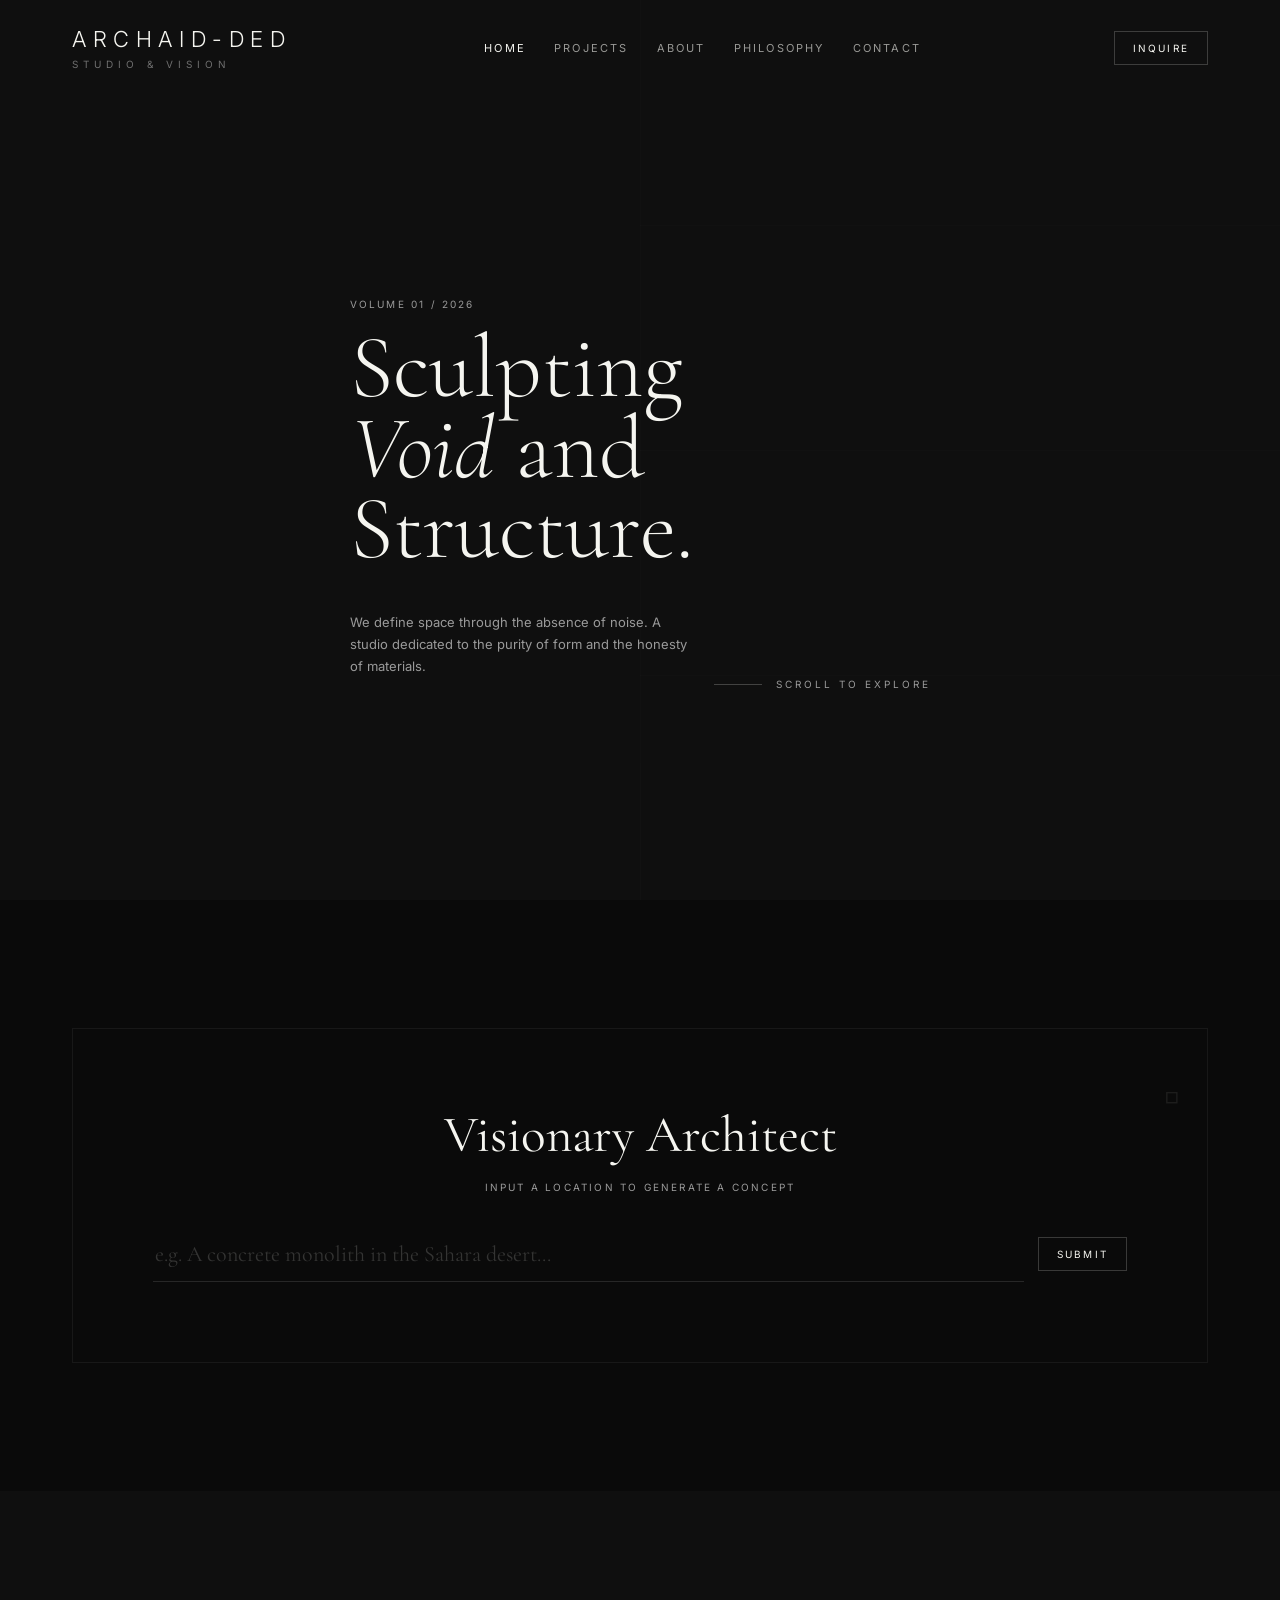
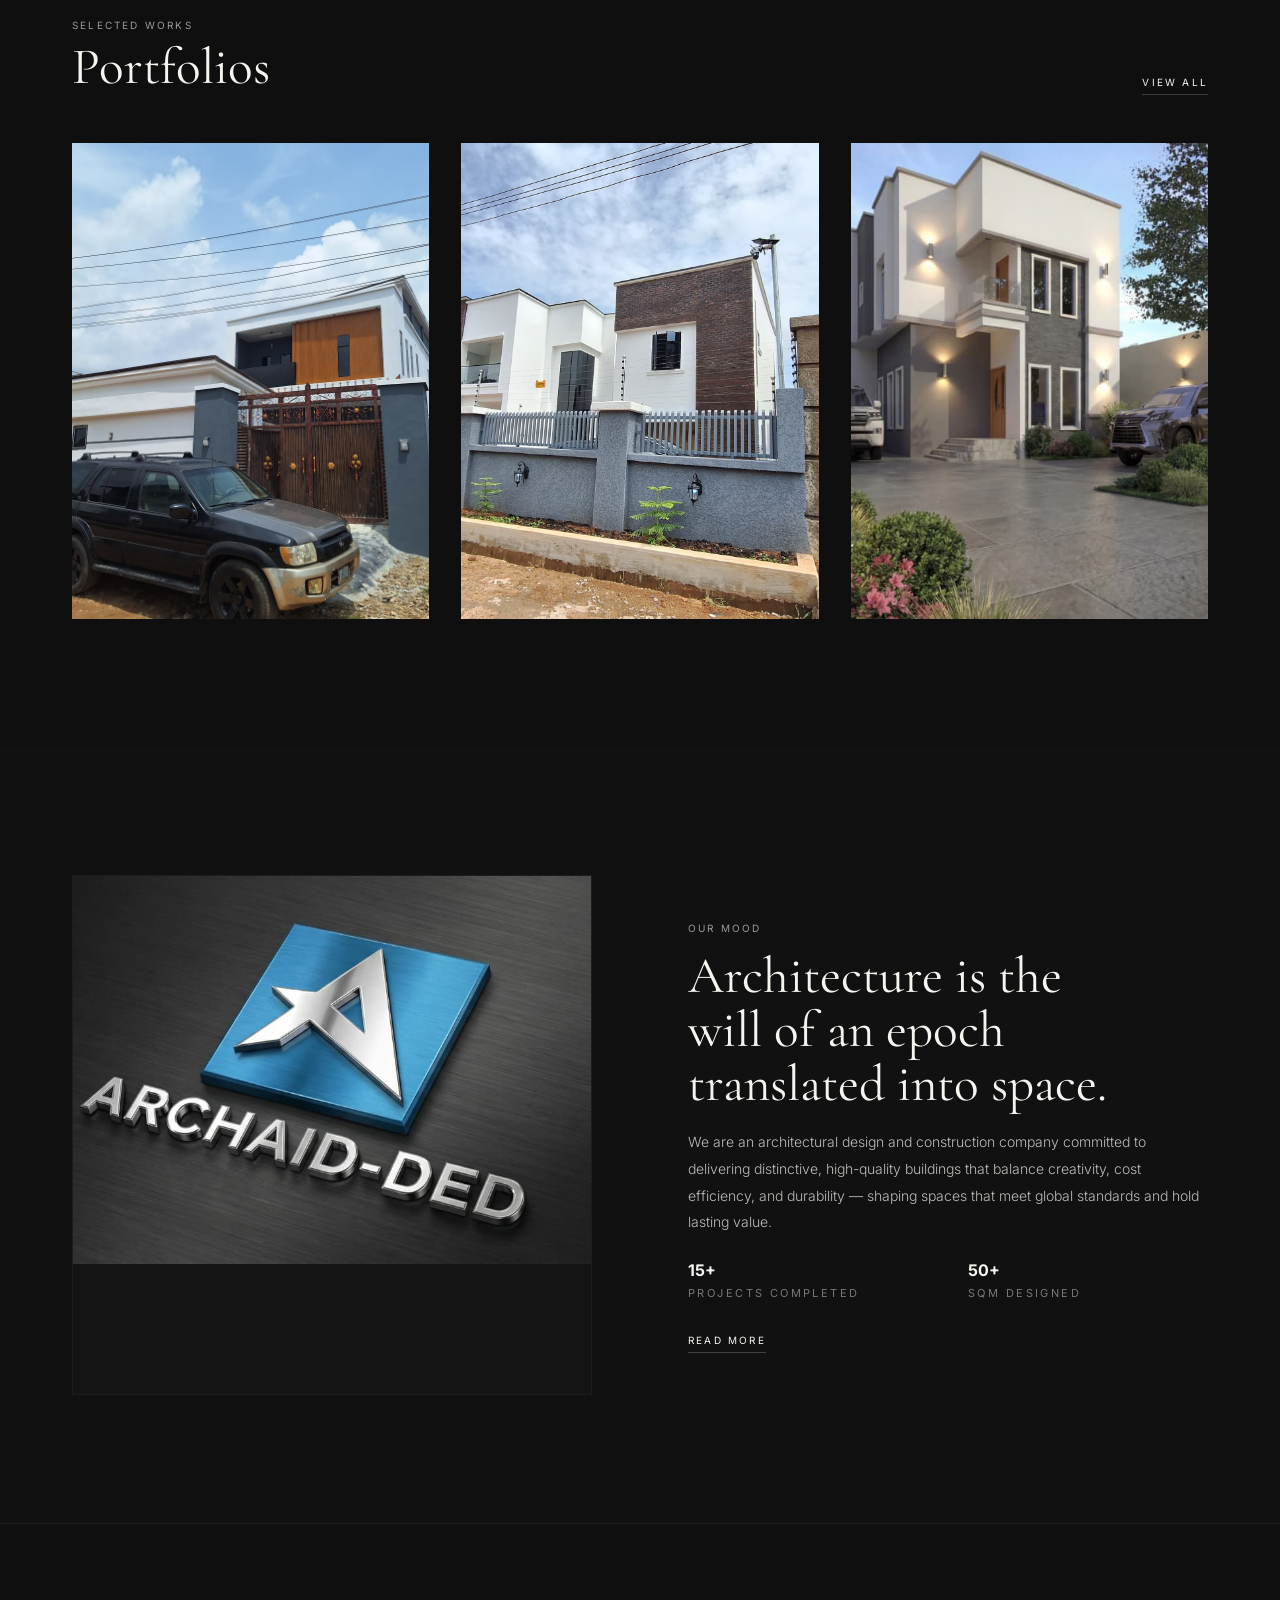
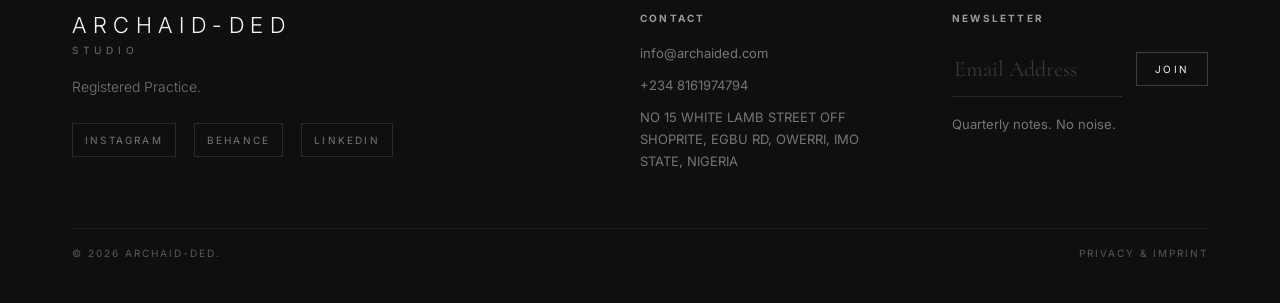
<file: index.html>
<!DOCTYPE html>
<html lang="en">
<head>
  <meta charset="UTF-8" />
  <meta name="viewport" content="width=device-width, initial-scale=1.0" />

  <title>ARCHAID-DED Studio | Architecture Design & Construction</title>
  <meta name="description" content="ARCHAID-DED Studio is an architectural design and construction company delivering distinctive, high-quality buildings that balance creativity, cost efficiency, and durability—built to global standards." />

  <meta name="google-site-verification" content="X7dIcLyhSZURyNQiYeHIA2VaX-U2YtCQ4mN9GoJ9-QA" />

  <!-- Canonical (avoid duplicate URL issues) -->
  <link rel="canonical" href="https://archaided.com/" />

  <!-- Favicon -->
 <link rel="icon" type="image/png" sizes="32x32" href="/assets/images/favicon.ico">
<link rel="apple-touch-icon" href="/assets/images/favicon.ico">

  <!-- Open Graph (WhatsApp, Facebook, LinkedIn) -->
  <meta property="og:title" content="ARCHAID-DED Studio | Architecture Design & Construction" />
  <meta property="og:description" content="Distinctive, high-quality buildings balancing creativity, cost efficiency, and durability—built to global standards." />
  <meta property="og:type" content="website" />
  <meta property="og:url" content="https://archaided.com/" />
  <meta property="og:image" content="https://archaided.com/assets/images/og-image.jpg" />

  <!-- Twitter Card -->
  <meta name="twitter:card" content="summary_large_image" />
  <meta name="twitter:title" content="ARCHAID-DED Studio | Architecture Design & Construction" />
  <meta name="twitter:description" content="Distinctive, high-quality buildings balancing creativity, cost efficiency, and durability—built to global standards." />
  <meta name="twitter:image" content="https://archaided.com/assets/images/og-image.jpg" />

  <!-- Fonts -->
  <link rel="preconnect" href="https://fonts.googleapis.com" />
  <link rel="preconnect" href="https://fonts.gstatic.com" crossorigin />
  <link href="https://fonts.googleapis.com/css2?family=Cormorant+Garamond:ital,wght@0,300;0,400;0,500;0,600;0,700;1,400&family=Inter:wght@300;400;500;600&display=swap" rel="stylesheet" />

  <!-- CSS + JS -->
  <link rel="stylesheet" href="style.css" />
  <script src="script.js" defer></script>
</head>

<body>
<a class="skip" href="#main">Skip to content</a>

<header class="nav">
  <div class="container">
    <div class="nav__row">
      <a class="brand" href="index.html" aria-label="ARCHAID-DED Home">
        <span class="brand__name">ARCHAID-DED</span>
        <span class="brand__sub">Studio &amp; Vision</span>
      </a>

      <nav class="nav__links" aria-label="Primary">
        <a href="index.html" aria-current="page">Home</a>
        <a href="projects.html">Projects</a>
        <a href="about.html">About</a>
        <a href="philosophy.html">Philosophy</a>
        <a href="contact.html">Contact</a>
      </nav>

      <div class="nav__actions">
        <a class="btn" href="contact.html#inquire">Inquire</a>
        <button class="burger" type="button" data-nav-open aria-label="Open menu">
          <span></span>
        </button>
      </div>
    </div>
  </div>
</header>

<div class="mobile" aria-hidden="true">
  <button class="mobile__close" type="button" data-nav-close aria-label="Close menu"></button>
  <div class="mobile__inner" aria-label="Mobile navigation">
    <a href="index.html" data-nav-link>Home</a>
    <a href="projects.html" data-nav-link>Projects</a>
    <a href="about.html" data-nav-link>About</a>
    <a href="philosophy.html" data-nav-link>Philosophy</a>
    <a href="contact.html" data-nav-link>Contact</a>
    <a class="btn" href="contact.html#inquire" data-nav-link>Inquire Now</a>
  </div>
</div>

<main id="main">
  <section class="hero">
    <div class="hero__grid" aria-hidden="true">
      <div class="vline"></div>
      <div class="hline h1"></div>
      <div class="hline h2"></div>
      <div class="hline h3"></div>
    </div>

    <div class="container">
      <span class="mono" style="display:block; margin-bottom:18px;">Volume 01 / 2026</span>
      <h1 class="h1">Sculpting<br><span class="italic">Void</span> and<br>Structure.</h1>

      <div class="hero__bottom">
        <p class="small" style="max-width:340px;">
          We define space through the absence of noise. A studio dedicated to the purity of form and the honesty of materials.
        </p>

        <div class="scrollhint" aria-hidden="true">
          <div class="scrollhint__line"></div>
          <div class="scrollhint__text">Scroll to Explore</div>
        </div>
      </div>
    </div>
  </section>

  <section class="section section--dark">
    <div class="container">
      <div class="panel">
        <div class="panel__corner" aria-hidden="true">□</div>

        <h2 class="h2" style="text-align:center;">Visionary Architect</h2>
        <p class="mono" style="text-align:center; margin:0 0 34px;">Input a location to generate a concept</p>

        <form data-concept-form>
          <div class="formrow">
            <input class="input" type="text" name="vision" placeholder="e.g. A concrete monolith in the Sahara desert..." />
            <button class="btn" type="submit">Submit</button>
          </div>
        </form>

        <div class="note" data-concept-output style="display:none;"></div>
      </div>
    </div>
  </section>

  <section class="section">
    <div class="container">
      <div style="display:flex; justify-content:space-between; align-items:flex-end; gap:18px; flex-wrap:wrap; margin-bottom:48px;">
        <div>
          <span class="mono" style="display:block; margin-bottom:10px;">Selected Works</span>
          <h2 class="h2" style="margin:0;">Portfolios</h2>
        </div>
        <a class="btn btn--link" href="projects.html">View All</a>
      </div>

      <div class="grid grid-3">
        <a class="project" href="projects.html#house-i">
          <img src="assets/images/Built as designed.jpeg" alt="Project 1"> loading="lazy">
          <div class="project__overlay">
            <div class="project__cat">Residential / Owerri</div>
            <h3 class="project__title">House I</h3>
          </div>
        </a>

        <a class="project" href="projects.html#shortlet-apartment">
          <img src="assets/images/finished shortlet apartment.jpeg" alt="Project 1"> loading="lazy">
          <div class="project__overlay">
            <div class="project__cat">shortlet / Enugu</div>
            <h3 class="project__title">shortlet apartment</h3>
          </div>
        </a>

        <a class="project" href="projects.html#silent-library">
          <img src="assets/images/proposed 3d.jpeg" alt="Project 1"> loading="lazy">
          <div class="project__overlay">
            <div class="project__cat">Project / Public</div>
            <h3 class="project__title">Proposed 3D project</h3>
          </div>
        </a>
      </div>
    </div>
  </section>

  <section class="section section--panel">
    <div class="container">
      <div class="split">
        <div class="square">
          <img src="assets/images/WhatsApp Image 2026-01-18 at 02.21.14.jpeg" loading="lazy">
        </div>
        <div>
          <span class="mono" style="display:block; margin-bottom:16px;">Our Mood</span>
          <h2 class="h2" style="margin-bottom:18px;">
            Architecture is the<br>
            will of an epoch<br>
            translated into space.
          </h2>
         <p class="lead">
  We are an architectural design and construction company committed to delivering distinctive, high-quality buildings that balance creativity, cost efficiency, and durability — shaping spaces that meet global standards and hold lasting value.
</p>


          <div class="stats">
             <div>
              <p class="stat__num">15+</p>
              <p class="stat__lbl">Projects Completed</p>
            </div>
            <div>
              <p class="stat__num">50+</p>
              <p class="stat__lbl">Sqm Designed</p>
            </div>
          </div>

          <div style="margin-top:28px;">
            <a class="btn btn--link" href="about.html">Read More</a>
          </div>
        </div>
      </div>
    </div>
  </section>
</main>

<footer class="footer">
  <div class="container">
    <div class="footer__grid">
      <div>
        <div class="brand" style="margin-bottom:18px;">
          <span class="brand__name" style="text-transform:uppercase;">ARCHAID-DED</span>
          <span class="brand__sub">Studio</span>
        </div>
        <p class="lead" style="max-width:420px;">
          Registered Practice.<br />
         
        </p>

        <div style="display:flex; gap:18px; margin-top:22px; flex-wrap:wrap;">
          <a class="badge" href="#" aria-label="Instagram">Instagram</a>
          <a class="badge" href="#">Behance</a>
          <a class="badge" href="#">LinkedIn</a>
        </div>
      </div>

      <div>
        <h4 class="mono" style="margin:0 0 18px;">Contact</h4>
        <p class="small" style="margin:0 0 10px;">info@archaided.com</p>
        <p class="small" style="margin:0 0 10px;">+234 8161974794</p>
        <p class="small" style="margin:0;">
          NO 15 WHITE LAMB STREET OFF SHOPRITE, EGBU RD, OWERRI, IMO STATE, NIGERIA
        </p>
      </div>

      <div>
        <h4 class="mono" style="margin:0 0 18px;">Newsletter</h4>
              <form 
  class="formrow"
  action="https://formspree.io/f/xbdoblwp" 
  method="POST"
  aria-label="Newsletter signup"
>
  <input 
    class="input" 
    type="email" 
    name="email"
    placeholder="Email Address" 
    aria-label="Email address"
    required
  >

  
  <input type="text" name="_gotcha" style="display:none">

  <button class="btn" type="submit">Join</button>
</form>
<p id="newsletterMsg" class="form-message" style="margin-top:10px;"></p>
        <p class="small" style="margin-top:12px;">Quarterly notes. No noise.</p>
      </div>
    </div>

    <div class="footer__bottom">
      <span>© 2026 ARCHAID-DED.</span>
      <span>Privacy &amp; Imprint</span>
    </div>
  </div>
</footer>

</body>
</html>
</file>
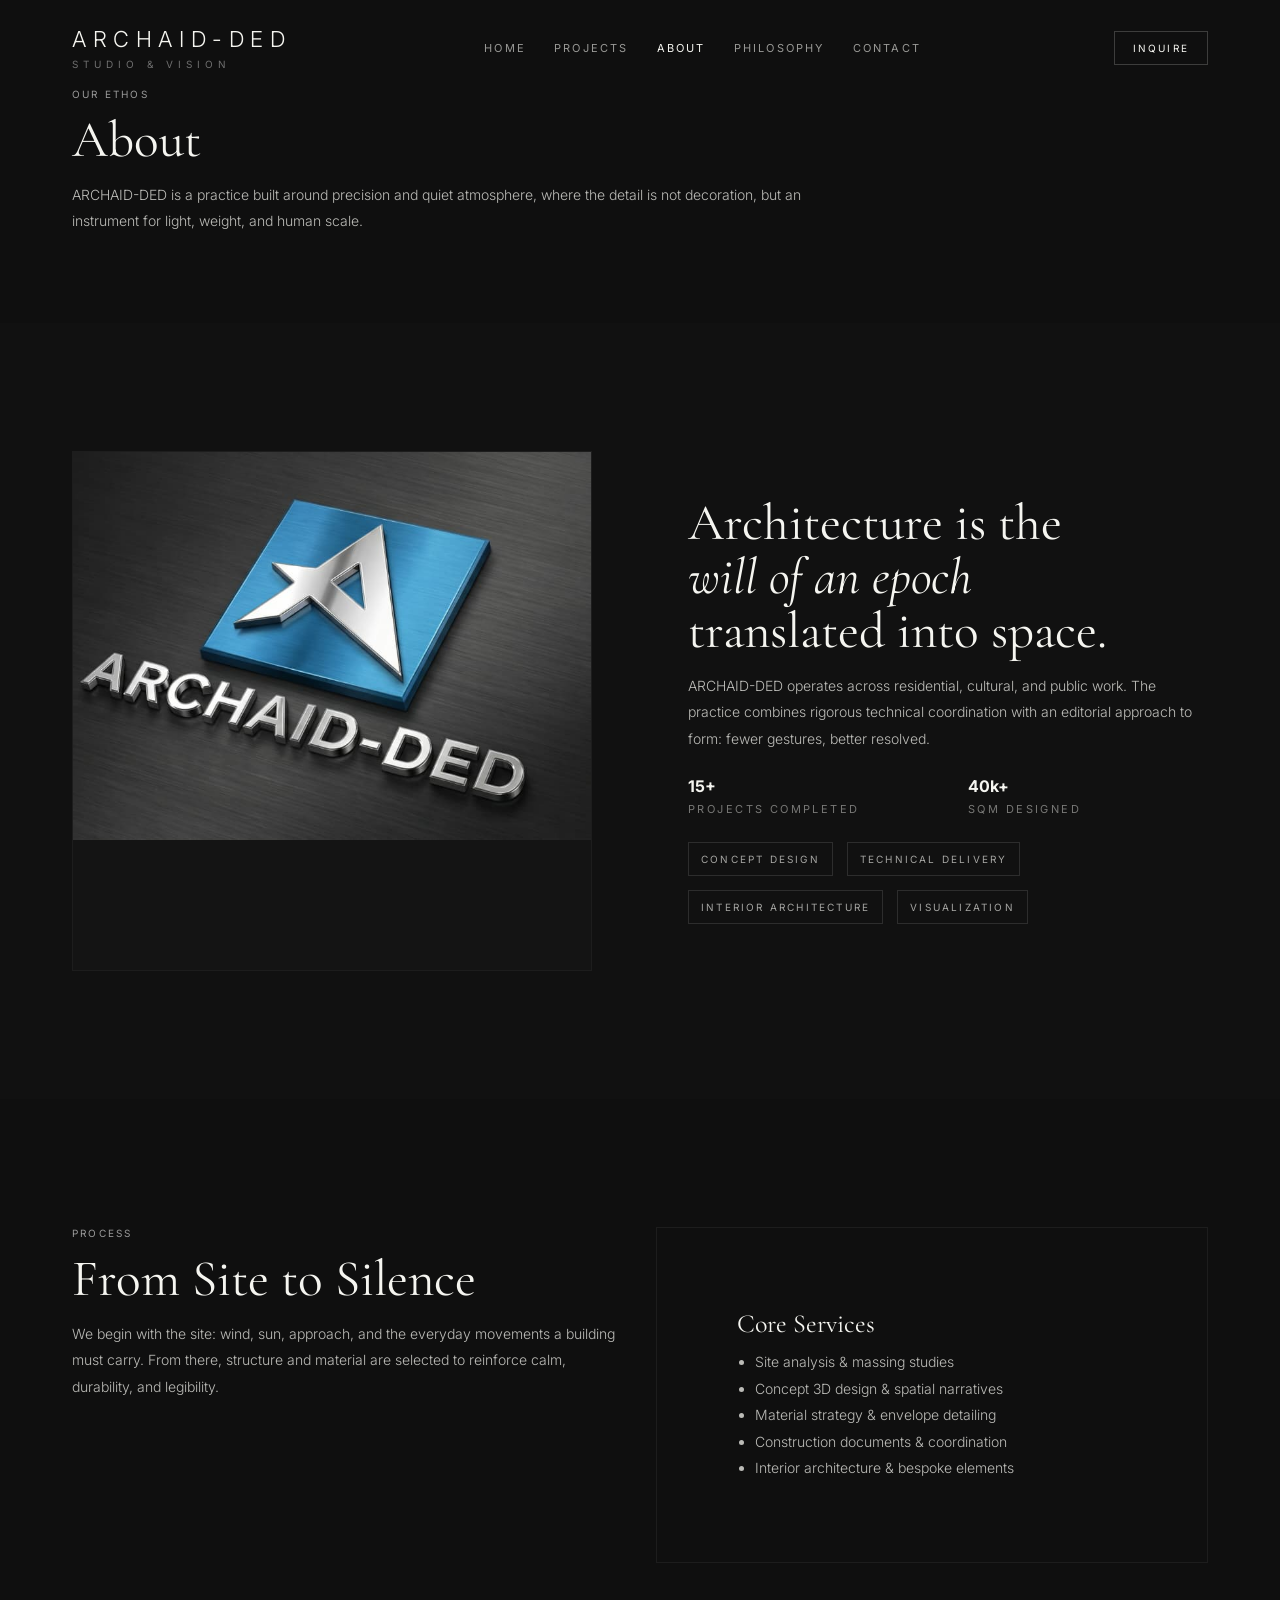
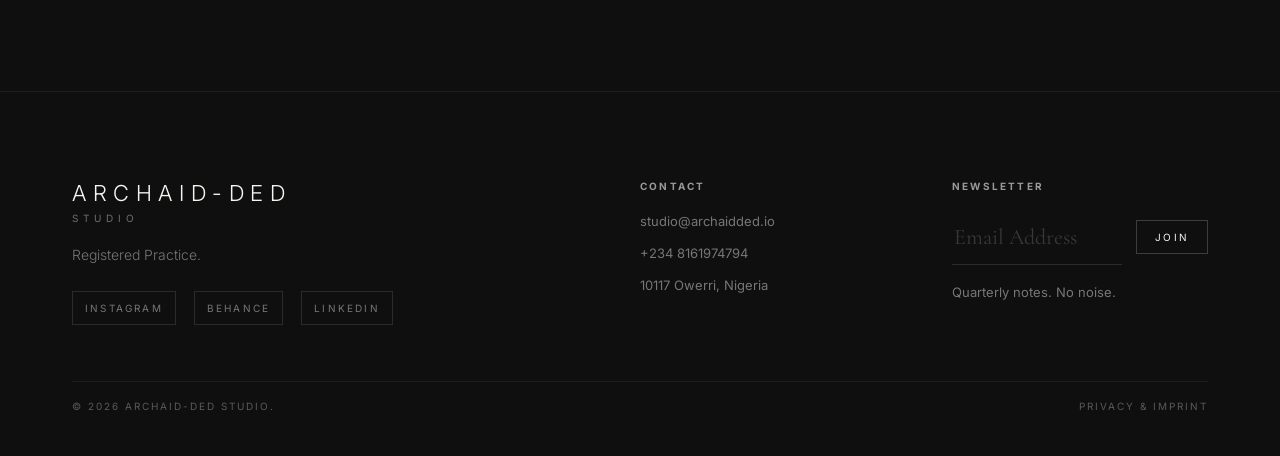
<file: About.html>
<!DOCTYPE html>
<html lang="en">
<head>
  <meta charset="UTF-8" />
  <meta name="viewport" content="width=device-width, initial-scale=1.0" />
  <title>About | ARCHAID-DED Studio</title>
  <link rel="preconnect" href="https://fonts.googleapis.com">
  <link rel="preconnect" href="https://fonts.gstatic.com" crossorigin>
  <link href="https://fonts.googleapis.com/css2?family=Cormorant+Garamond:ital,wght@0,300;0,400;0,500;0,600;0,700;1,400&family=Inter:wght@300;400;500;600&display=swap" rel="stylesheet">
  <link rel="stylesheet" href="style.css" />
  <script src="script.js" defer></script>
</head>
<body>
<a class="skip" href="#main">Skip to content</a>

<header class="nav">
  <div class="container">
    <div class="nav__row">
      <a class="brand" href="index.html" aria-label="ARCHAID-DED Home">
        <span class="brand__name">ARCHAID-DED</span>
        <span class="brand__sub">Studio &amp; Vision</span>
      </a>

      <nav class="nav__links" aria-label="Primary">
        <a href="index.html">Home</a>
        <a href="projects.html">Projects</a>
        <a href="about.html" aria-current="page">About</a>
        <a href="philosophy.html">Philosophy</a>
        <a href="contact.html">Contact</a>
      </nav>

      <div class="nav__actions">
        <a class="btn" href="contact.html#inquire">Inquire</a>
        <button class="burger" type="button" data-nav-open aria-label="Open menu">
          <span></span>
        </button>
      </div>
    </div>
  </div>
</header>

<div class="mobile" aria-hidden="true">
  <button class="mobile__close" type="button" data-nav-close aria-label="Close menu"></button>
  <div class="mobile__inner" aria-label="Mobile navigation">
    <a href="index.html" data-nav-link>Home</a>
    <a href="projects.html" data-nav-link>Projects</a>
    <a href="about.html" data-nav-link>About</a>
    <a href="philosophy.html" data-nav-link>Philosophy</a>
    <a href="contact.html" data-nav-link>Contact</a>
    <a class="btn" href="contact.html#inquire" data-nav-link>Inquire Now</a>
  </div>
</div>

<main id="main">
  <section class="section section--tight">
    <div class="container">
      <span class="mono" style="display:block; margin-bottom:14px;">Our Ethos</span>
      <h1 class="h2" style="margin:0 0 14px;">About</h1>
      <p class="lead" style="max-width:760px; margin:0;">
        ARCHAID-DED is a practice built around precision and quiet atmosphere, where the detail is not decoration,
        but an instrument for light, weight, and human scale.
      </p>
    </div>
  </section>

  <section class="section section--panel">
    <div class="container">
      <div class="split">
        <div class="square">
          <img src="assets/images/WhatsApp Image 2026-01-18 at 02.21.14.jpeg" alt="Project 1">  
        </div>

        <div>
          <h2 class="h2" style="margin-bottom:12px;">
            Architecture is the<br>
            <span class="italic">will of an epoch</span><br>
            translated into space.
          </h2>
          <p class="lead">
             ARCHAID-DED  operates across residential, cultural, and public work.
            The practice combines rigorous technical coordination with an editorial approach to form:
            fewer gestures, better resolved.
          </p>

          <div class="stats">
            <div>
              <p class="stat__num">15+</p>
              <p class="stat__lbl">Projects Completed</p>
            </div>
            <div>
              <p class="stat__num">40k+</p>
              <p class="stat__lbl">Sqm Designed</p>
            </div>
          </div>

          <div style="margin-top:26px; display:flex; gap:14px; flex-wrap:wrap;">
            <span class="badge">Concept Design</span>
            <span class="badge">Technical Delivery</span>
            <span class="badge">Interior Architecture</span>
            <span class="badge">Visualization</span>
          </div>
        </div>
      </div>
    </div>
  </section>

  <section class="section">
    <div class="container">
      <div class="grid grid-2" style="align-items:start;">
        <div>
          <span class="mono" style="display:block; margin-bottom:14px;">Process</span>
          <h2 class="h2" style="margin-bottom:14px;">From Site to Silence</h2>
          <p class="lead">
            We begin with the site: wind, sun, approach, and the everyday movements a building must carry.
            From there, structure and material are selected to reinforce calm, durability, and legibility.
          </p>
        </div>

        <div class="panel">
          <h3 class="h3">Core Services</h3>
          <ul class="lead" style="margin:0; padding-left:18px;">
            <li>Site analysis &amp; massing studies</li>
            <li>Concept 3D design &amp; spatial narratives</li>
            <li>Material strategy &amp; envelope detailing</li>
            <li>Construction documents &amp; coordination</li>
            <li>Interior architecture &amp; bespoke elements</li>
          </ul>
        </div>
      </div>
    </div>
  </section>
</main>

<footer class="footer">
  <div class="container">
    <div class="footer__grid">
      <div>
        <div class="brand" style="margin-bottom:18px;">
          <span class="brand__name" style="text-transform:uppercase;">ARCHAID-DED</span>
          <span class="brand__sub">Studio</span>
        </div>
        <p class="lead" style="max-width:420px;">
          Registered Practice.<br />
          
        </p>

        <div style="display:flex; gap:18px; margin-top:22px; flex-wrap:wrap;">
          <a class="badge" href="#" aria-label="Instagram">Instagram</a>
          <a class="badge" href="#">Behance</a>
          <a class="badge" href="#">LinkedIn</a>
        </div>
      </div>

      <div>
        <h4 class="mono" style="margin:0 0 18px;">Contact</h4>
        <p class="small" style="margin:0 0 10px;">studio@archaidded.io</p>
        <p class="small" style="margin:0 0 10px;">+234 8161974794</p>
        <p class="small" style="margin:0;">
         10117 Owerri, Nigeria
        </p>
      </div>

      <div>
        <h4 class="mono" style="margin:0 0 18px;">Newsletter</h4>
               <form 
  class="formrow"
  action="https://formspree.io/f/xbdoblwp" 
  method="POST"
  aria-label="Newsletter signup"
>
  <input 
    class="input" 
    type="email" 
    name="email"
    placeholder="Email Address" 
    aria-label="Email address"
    required
  >

  
  <input type="text" name="_gotcha" style="display:none">

  <button class="btn" type="submit">Join</button>
</form>
<p id="newsletterMsg" class="form-message" style="margin-top:10px;"></p>
        <p class="small" style="margin-top:12px;">Quarterly notes. No noise.</p>
      </div>
    </div>

    <div class="footer__bottom">
      <span>© 2026 ARCHAID-DED STUDIO.</span>
      <span>Privacy &amp; Imprint</span>
    </div>
  </div>
</footer>

</body>
</html>
</file>
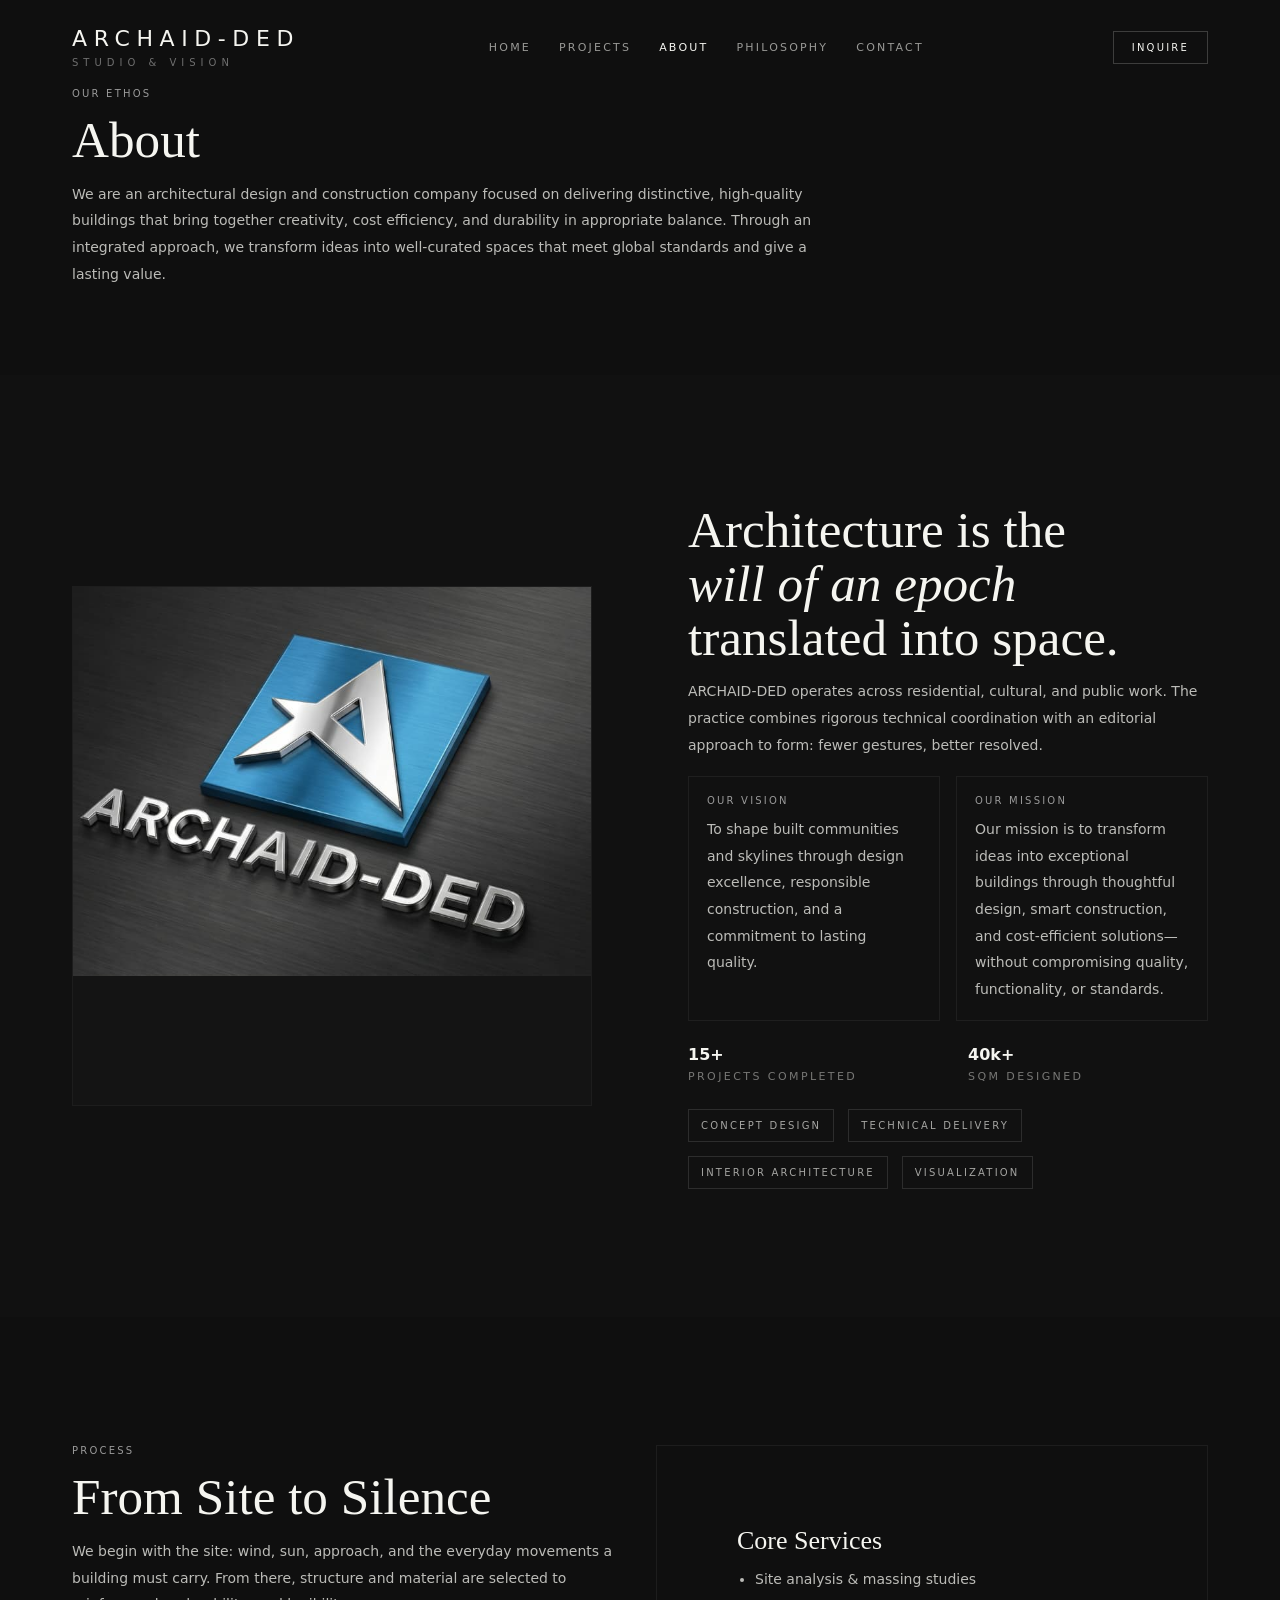
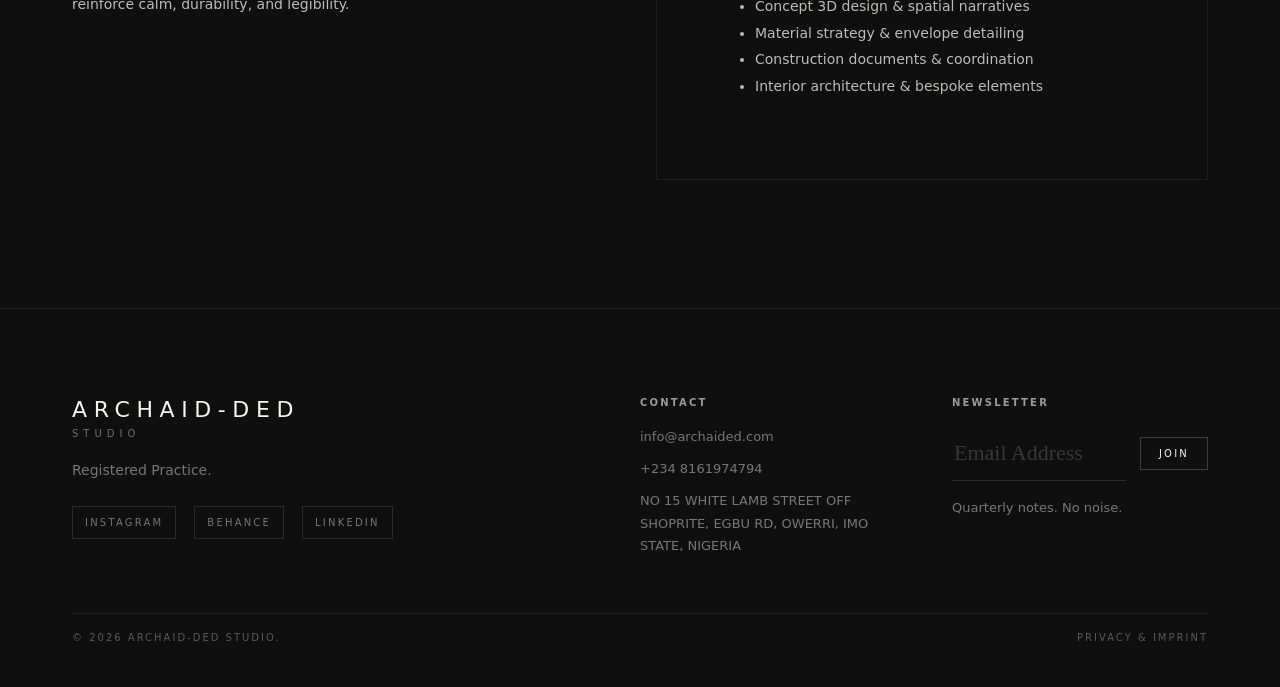
<file: about.html>
<!DOCTYPE html>
<html lang="en">
<head>
  <meta charset="UTF-8" />
  <meta name="viewport" content="width=device-width, initial-scale=1.0" />

  <title>About ARCHAID-DED Studio | Architecture & Construction Company</title>
  <meta name="description" content="Learn about ARCHAID-DED Studio, an architecture and construction practice focused on thoughtful design, responsible building, and lasting quality." />

  <link rel="canonical" href="https://archaided.com/about.html" />
 
  <link rel="icon" type="image/png" sizes="32x32" href="/assets/images/favicon.ico">
<link rel="apple-touch-icon" href="/assets/images/favicon.ico">

  <meta property="og:title" content="About ARCHAID-DED Studio" />
  <meta property="og:description" content="Meet ARCHAID-DED Studio, an architectural design and construction practice focused on quality and long-lasting spaces." />
  <meta property="og:type" content="article" />
  <meta property="og:url" content="https://archaided.com/about.html" />
  <meta property="og:image" content="https://archaided.com/assets/images/og-image.jpg" />

  <meta name="twitter:card" content="summary_large_image" />
  <meta name="twitter:image" content="https://archaided.com/assets/images/og-image.jpg" />

  <link rel="stylesheet" href="style.css" />
  <script src="script.js" defer></script>
</head>

<body>
<a class="skip" href="#main">Skip to content</a>

<header class="nav">
  <div class="container">
    <div class="nav__row">
      <a class="brand" href="index.html" aria-label="ARCHAID-DED Home">
        <span class="brand__name">ARCHAID-DED</span>
        <span class="brand__sub">Studio &amp; Vision</span>
      </a>

      <nav class="nav__links" aria-label="Primary">
        <a href="index.html">Home</a>
        <a href="projects.html">Projects</a>
        <a href="about.html" aria-current="page">About</a>
        <a href="philosophy.html">Philosophy</a>
        <a href="contact.html">Contact</a>
      </nav>

      <div class="nav__actions">
        <a class="btn" href="contact.html#inquire">Inquire</a>
        <button class="burger" type="button" data-nav-open aria-label="Open menu">
          <span></span>
        </button>
      </div>
    </div>
  </div>
</header>

<div class="mobile" aria-hidden="true">
  <button class="mobile__close" type="button" data-nav-close aria-label="Close menu"></button>
  <div class="mobile__inner" aria-label="Mobile navigation">
    <a href="index.html" data-nav-link>Home</a>
    <a href="projects.html" data-nav-link>Projects</a>
    <a href="about.html" data-nav-link>About</a>
    <a href="philosophy.html" data-nav-link>Philosophy</a>
    <a href="contact.html" data-nav-link>Contact</a>
    <a class="btn" href="contact.html#inquire" data-nav-link>Inquire Now</a>
  </div>
</div>

<main id="main">
  <section class="section section--tight">
    <div class="container">
      <span class="mono" style="display:block; margin-bottom:14px;">our Ethos</span>
      <h1 class="h2" style="margin:0 0 14px;">About</h1>
      <p class="lead" style="max-width:760px; margin:0;">
          We are an architectural design and construction company focused on delivering distinctive, high-quality buildings that bring together creativity, cost efficiency, and durability in appropriate balance.
           Through an integrated approach, we transform ideas into well-curated spaces that meet global standards and give a lasting value.

      </p>
    </div>
  </section>

  <section class="section section--panel">
    <div class="container">
      <div class="split">
        <div class="square">
          <img src="assets/images/WhatsApp Image 2026-01-18 at 02.21.14.jpeg" alt="Project 1">  
        </div>

        <div>
          <h2 class="h2" style="margin-bottom:12px;">
            Architecture is the<br>
            <span class="italic">will of an epoch</span><br>
            translated into space.
          </h2>
          <p class="lead">
             ARCHAID-DED  operates across residential, cultural, and public work.
            The practice combines rigorous technical coordination with an editorial approach to form:
            fewer gestures, better resolved.
          </p>

          <div class="grid grid-2" style="gap:16px; margin-top:18px;">
  <div class="panel" style="padding:18px;">
    <p class="mono" style="margin:0 0 10px;">Our Vision</p>
    <p class="lead" style="margin:0;">
      To shape built communities and skylines through design excellence, responsible construction, and a commitment to lasting quality.
    </p>
  </div>

  <div class="panel" style="padding:18px;">
    <p class="mono" style="margin:0 0 10px;">Our Mission</p>
    <p class="lead" style="margin:0;">
      Our mission is to transform ideas into exceptional buildings through thoughtful design, smart construction, and cost-efficient solutions—without compromising quality, functionality, or standards.
    </p>
  </div>
</div>


          <div class="stats">
            <div>
              <p class="stat__num">15+</p>
              <p class="stat__lbl">Projects Completed</p>
            </div>
            <div>
              <p class="stat__num">40k+</p>
              <p class="stat__lbl">Sqm Designed</p>
            </div>
          </div>

          <div style="margin-top:26px; display:flex; gap:14px; flex-wrap:wrap;">
            <span class="badge">Concept Design</span>
            <span class="badge">Technical Delivery</span>
            <span class="badge">Interior Architecture</span>
            <span class="badge">Visualization</span>
          </div>
        </div>
      </div>
    </div>
  </section>

  <section class="section">
    <div class="container">
      <div class="grid grid-2" style="align-items:start;">
        <div>
          <span class="mono" style="display:block; margin-bottom:14px;">Process</span>
          <h2 class="h2" style="margin-bottom:14px;">From Site to Silence</h2>
          <p class="lead">
            We begin with the site: wind, sun, approach, and the everyday movements a building must carry.
            From there, structure and material are selected to reinforce calm, durability, and legibility.
          </p>
        </div>

        <div class="panel">
          <h3 class="h3">Core Services</h3>
          <ul class="lead" style="margin:0; padding-left:18px;">
            <li>Site analysis &amp; massing studies</li>
            <li>Concept 3D design &amp; spatial narratives</li>
            <li>Material strategy &amp; envelope detailing</li>
            <li>Construction documents &amp; coordination</li>
            <li>Interior architecture &amp; bespoke elements</li>
          </ul>
        </div>
      </div>
    </div>
  </section>
</main>

<footer class="footer">
  <div class="container">
    <div class="footer__grid">
      <div>
        <div class="brand" style="margin-bottom:18px;">
          <span class="brand__name" style="text-transform:uppercase;">ARCHAID-DED</span>
          <span class="brand__sub">Studio</span>
        </div>
        <p class="lead" style="max-width:420px;">
          Registered Practice.<br />
          
        </p>

        <div style="display:flex; gap:18px; margin-top:22px; flex-wrap:wrap;">
          <a class="badge" href="#" aria-label="Instagram">Instagram</a>
          <a class="badge" href="#">Behance</a>
          <a class="badge" href="#">LinkedIn</a>
        </div>
      </div>

      <div>
        <h4 class="mono" style="margin:0 0 18px;">Contact</h4>
        <p class="small" style="margin:0 0 10px;">info@archaided.com</p>
        <p class="small" style="margin:0 0 10px;">+234 8161974794</p>
        <p class="small" style="margin:0;">
          NO 15 WHITE LAMB STREET OFF SHOPRITE, EGBU RD, OWERRI, IMO STATE, NIGERIA
        </p>
      </div>

      <div>
        <h4 class="mono" style="margin:0 0 18px;">Newsletter</h4>
               <form 
  class="formrow"
  action="https://formspree.io/f/xbdoblwp" 
  method="POST"
  aria-label="Newsletter signup"
>
  <input 
    class="input" 
    type="email" 
    name="email"
    placeholder="Email Address" 
    aria-label="Email address"
    required
  >

  
  <input type="text" name="_gotcha" style="display:none">

  <button class="btn" type="submit">Join</button>
</form>
<p id="newsletterMsg" class="form-message" style="margin-top:10px;"></p>
        <p class="small" style="margin-top:12px;">Quarterly notes. No noise.</p>
      </div>
    </div>

    <div class="footer__bottom">
      <span>© 2026 ARCHAID-DED STUDIO.</span>
      <span>Privacy &amp; Imprint</span>
    </div>
  </div>
</footer>

</body>
</html>
</file>
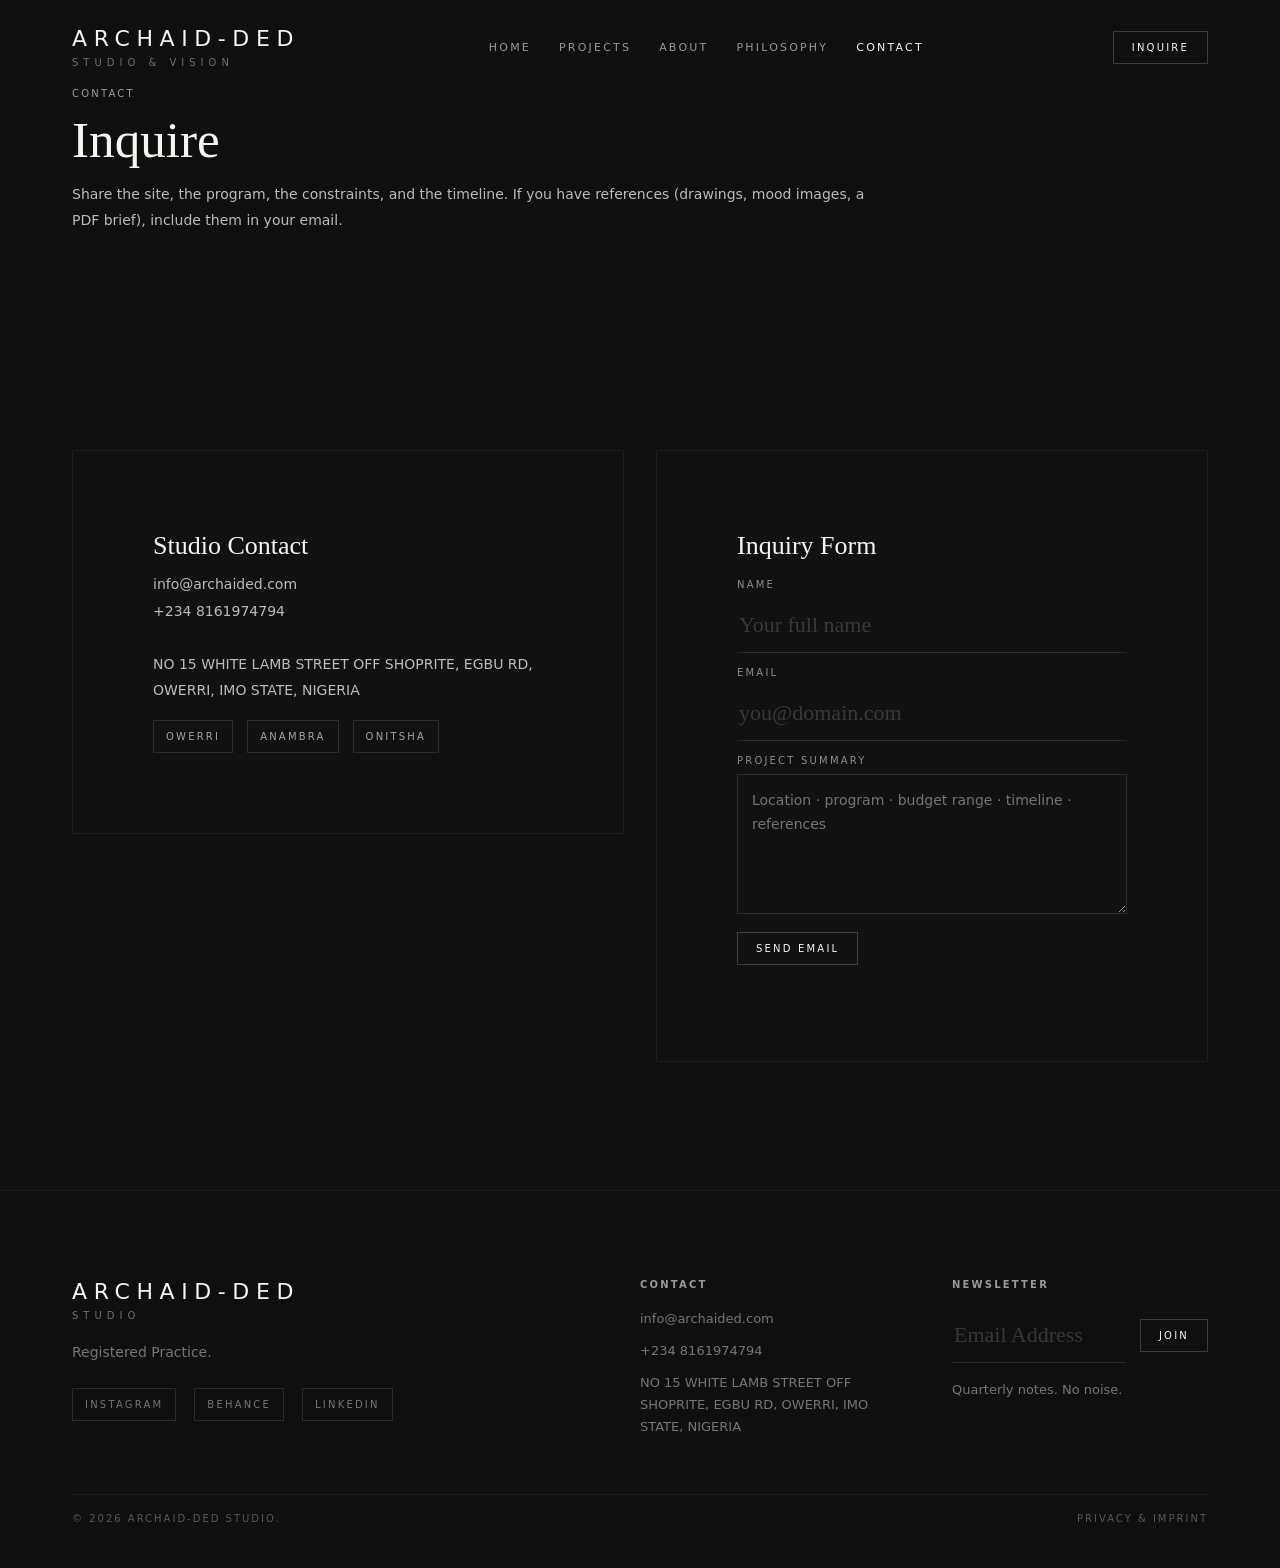
<file: contact.html>
<!DOCTYPE html>
<html lang="en">
<head>
  <meta charset="UTF-8" />
  <meta name="viewport" content="width=device-width, initial-scale=1.0" />

  <title>Contact ARCHAID-DED Studio | Start Your Project</title>
  <meta name="description" content="Get in touch with ARCHAID-DED Studio to start your architectural or construction project. We bring thoughtful design and responsible construction together." />

  <link rel="canonical" href="https://archaided.com/contact.html" />
  
  <link rel="icon" type="image/png" sizes="32x32" href="/assets/images/favicon.ico">
<link rel="apple-touch-icon" href="/assets/images/favicon.ico">

  <meta property="og:title" content="Contact ARCHAID-DED Studio" />
  <meta property="og:description" content="Start your project with ARCHAID-DED Studio — architecture and construction built on quality and vision." />
  <meta property="og:type" content="website" />
  <meta property="og:url" content="https://archaided.com/contact.html" />
  <meta property="og:image" content="https://archaided.com/assets/images/og-image.jpg" />

  <meta name="twitter:card" content="summary_large_image" />
  <meta name="twitter:image" content="https://archaided.com/assets/images/og-image.jpg" />

  <link rel="stylesheet" href="style.css" />
  <script src="script.js" defer></script>
</head>

<body>
<a class="skip" href="#main">Skip to content</a>

<header class="nav">
  <div class="container">
    <div class="nav__row">
      <a class="brand" href="index.html" aria-label="ARCHAID-DED Home">
        <span class="brand__name">ARCHAID-DED</span>
        <span class="brand__sub">Studio &amp; Vision</span>
      </a>

      <nav class="nav__links" aria-label="Primary">
        <a href="index.html">Home</a>
        <a href="projects.html">Projects</a>
        <a href="About.html">About</a>
        <a href="philosophy.html">Philosophy</a>
        <a href="contact.html" aria-current="page">Contact</a>
      </nav>

      <div class="nav__actions">
        <a class="btn" href="contact.html#inquire">Inquire</a>
        <button class="burger" type="button" data-nav-open aria-label="Open menu">
          <span></span>
        </button>
      </div>
    </div>
  </div>
</header>

<div class="mobile" aria-hidden="true">
  <button class="mobile__close" type="button" data-nav-close aria-label="Close menu"></button>
  <div class="mobile__inner" aria-label="Mobile navigation">
    <a href="index.html" data-nav-link>Home</a>
    <a href="projects.html" data-nav-link>Projects</a>
    <a href="About.html" data-nav-link>About</a>
    <a href="philosophy.html" data-nav-link>Philosophy</a>
    <a href="contact.html" data-nav-link>Contact</a>
    <a class="btn" href="contact.html#inquire" data-nav-link>Inquire Now</a>
  </div>
</div>

<main id="main">
  <section class="section section--tight">
    <div class="container">
      <span class="mono" style="display:block; margin-bottom:14px;">Contact</span>
      <h1 class="h2" style="margin:0 0 14px;">Inquire</h1>
      <p class="lead" style="max-width:820px; margin:0;">
        Share the site, the program, the constraints, and the timeline. If you have references (drawings, mood images, a PDF brief),
        include them in your email.
      </p>
    </div>
  </section>

  <section class="section section--panel" id="inquire">
    <div class="container">
      <div class="grid grid-2" style="align-items:start;">
        <div class="panel">
          <h3 class="h3">Studio Contact</h3>
          <p class="lead" style="margin:0 0 16px;">
            info@archaided.com<br>
            +234 8161974794<br><br>
            NO 15 WHITE LAMB STREET OFF SHOPRITE, EGBU RD, OWERRI, IMO STATE, NIGERIA
          </p>

          <div style="display:flex; gap:14px; flex-wrap:wrap;">
            <span class="badge">Owerri</span>
            <span class="badge">Anambra</span>
            <span class="badge">Onitsha</span>
          </div>
        </div>

        <div class="panel">
          <h3 class="h3" style="margin-bottom:18px;">Inquiry Form</h3>
         <form id="contactForm" action="https://formspree.io/f/xdagjoge" method="POST" aria-label="Project inquiry form"> 
            <div class="field">
              <label class="label" for="name">Name</label>
               <input class="input" id="name" name="Name" type="text" placeholder="Your full name" required>
            </div>

            <div style="height:14px;"></div>

            <div class="field">
              <label class="label" for="email">Email</label>
              <input class="input" id="email" name="Email" type="email" placeholder="you@domain.com" required>
            </div>

            <div style="height:14px;"></div>

            <div class="field">
              <label class="label" for="message">Project Summary</label>
              <textarea class="textarea" id="message" name="Message" placeholder="Location · program · budget range · timeline · references"></textarea>
            </div>

            <div style="height:18px;"></div>

            <button class="btn" type="submit">Send Email</button>
            <p id="contactMsg" class="form-message" style="margin-top:12px;"></p>

          </form>

          <p class="small" style="margin-top:14px;">
            
          </p>
        </div>
      </div>
    </div>
  </section>
</main>

<footer class="footer">
  <div class="container">
    <div class="footer__grid">
      <div>
        <div class="brand" style="margin-bottom:18px;">
          <span class="brand__name" style="text-transform:uppercase;">ARCHAID-DED</span>
          <span class="brand__sub">Studio</span>
        </div>
        <p class="lead" style="max-width:420px;">
          Registered Practice.<br />
        </p>

        <div style="display:flex; gap:18px; margin-top:22px; flex-wrap:wrap;">
          <a class="badge" href="#" aria-label="Instagram">Instagram</a>
          <a class="badge" href="#">Behance</a>
          <a class="badge" href="#">LinkedIn</a>
        </div>
      </div>

      <div>
        <h4 class="mono" style="margin:0 0 18px;">Contact</h4>
        <p class="small" style="margin:0 0 10px;">info@archaided.com</p>
        <p class="small" style="margin:0 0 10px;">+234 8161974794</p>
        <p class="small" style="margin:0;">
          NO 15 WHITE LAMB STREET OFF SHOPRITE, EGBU RD, OWERRI, IMO STATE, NIGERIA
        </p>
      </div>

      <div>
      <h4 class="mono" style="margin:0 0 18px;">Newsletter</h4>

<form 
  class="formrow"
  action="https://formspree.io/f/xbdoblwp" 
  method="POST"
  aria-label="Newsletter signup"
>
  <input 
    class="input" 
    type="email" 
    name="email"
    placeholder="Email Address" 
    aria-label="Email address"
    required
  >

  
  <input type="text" name="_gotcha" style="display:none">

  <button class="btn" type="submit">Join</button>
</form>
<p id="newsletterMsg" class="form-message" style="margin-top:10px;"></p>


        <p class="small" style="margin-top:12px;">Quarterly notes. No noise.</p>
      </div>
    </div>

    <div class="footer__bottom">
      <span>© 2026 ARCHAID-DED STUDIO.</span>
      <span>Privacy &amp; Imprint</span>
    </div>
  </div>
</footer>

</body>
</html>
</file>
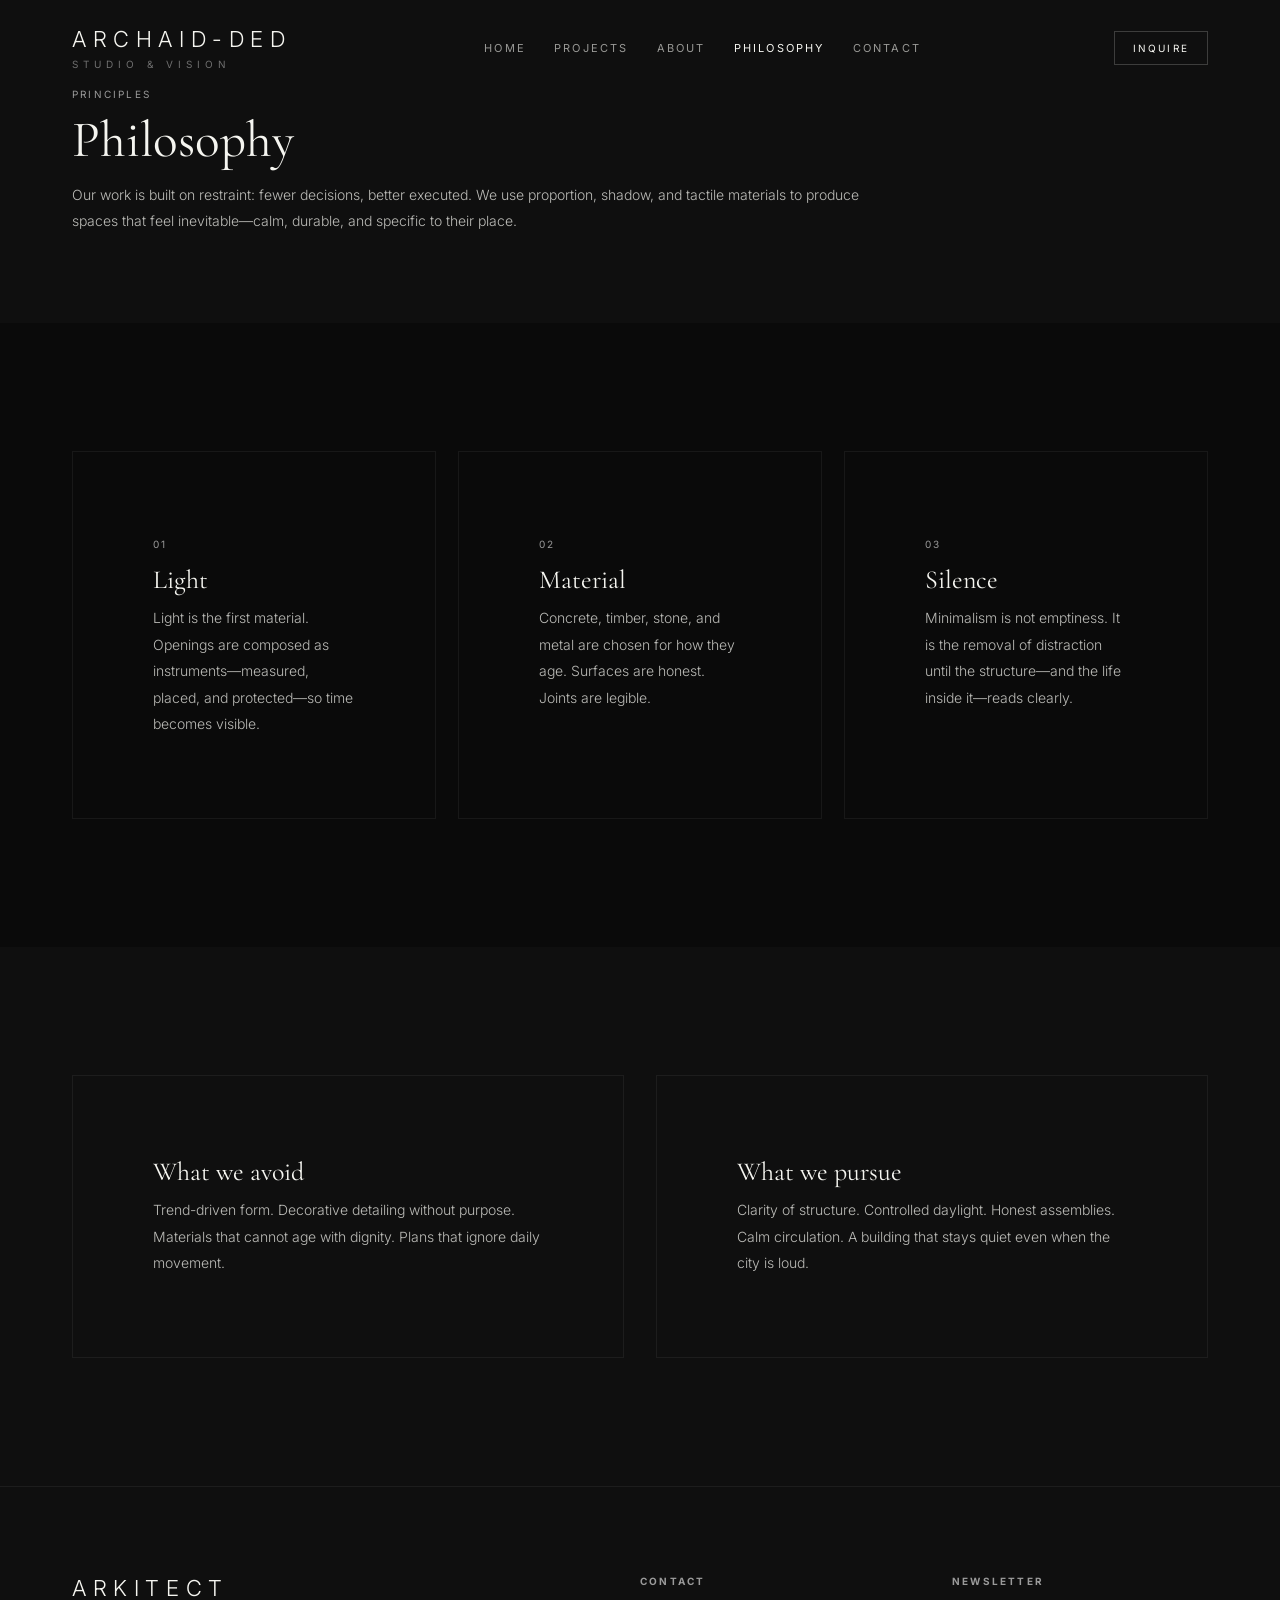
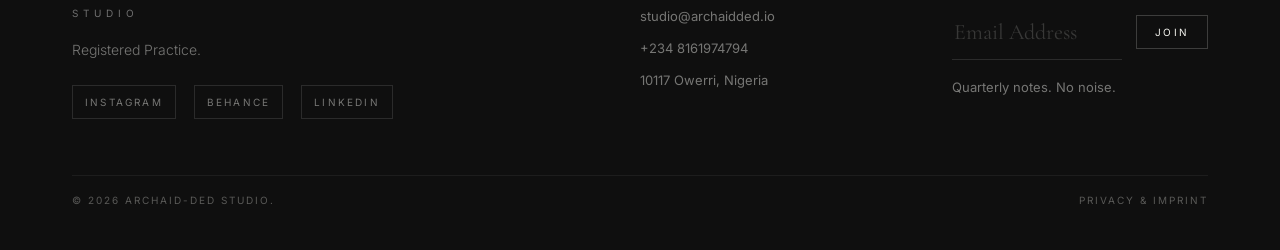
<file: Philosophy.html>
<!DOCTYPE html>
<html lang="en">
<head>
  <meta charset="UTF-8" />
  <meta name="viewport" content="width=device-width, initial-scale=1.0" />
  <title>Philosophy | ARCHAID-DED</title>
  <link rel="preconnect" href="https://fonts.googleapis.com">
  <link rel="preconnect" href="https://fonts.gstatic.com" crossorigin>
  <link href="https://fonts.googleapis.com/css2?family=Cormorant+Garamond:ital,wght@0,300;0,400;0,500;0,600;0,700;1,400&family=Inter:wght@300;400;500;600&display=swap" rel="stylesheet">
  <link rel="stylesheet" href="style.css" />
  <script src="script.js" defer></script>
</head>
<body>
<a class="skip" href="#main">Skip to content</a>

<header class="nav">
  <div class="container">
    <div class="nav__row">
      <a class="brand" href="index.html" aria-label="ARCHAID-DED Home">
        <span class="brand__name">ARCHAID-DED</span>
        <span class="brand__sub">Studio &amp; Vision</span>
      </a>

      <nav class="nav__links" aria-label="Primary">
        <a href="index.html">Home</a>
        <a href="projects.html">Projects</a>
        <a href="about.html">About</a>
        <a href="philosophy.html" aria-current="page">Philosophy</a>
        <a href="contact.html">Contact</a>
      </nav>

      <div class="nav__actions">
        <a class="btn" href="contact.html#inquire">Inquire</a>
        <button class="burger" type="button" data-nav-open aria-label="Open menu">
          <span></span>
        </button>
      </div>
    </div>
  </div>
</header>

<div class="mobile" aria-hidden="true">
  <button class="mobile__close" type="button" data-nav-close aria-label="Close menu"></button>
  <div class="mobile__inner" aria-label="Mobile navigation">
    <a href="index.html" data-nav-link>Home</a>
    <a href="projects.html" data-nav-link>Projects</a>
    <a href="about.html" data-nav-link>About</a>
    <a href="philosophy.html" data-nav-link>Philosophy</a>
    <a href="contact.html" data-nav-link>Contact</a>
    <a class="btn" href="contact.html#inquire" data-nav-link>Inquire Now</a>
  </div>
</div>

<main id="main">
  <section class="section section--tight">
    <div class="container">
      <span class="mono" style="display:block; margin-bottom:14px;">Principles</span>
      <h1 class="h2" style="margin:0 0 14px;">Philosophy</h1>
      <p class="lead" style="max-width:820px; margin:0;">
        Our work is built on restraint: fewer decisions, better executed. We use proportion, shadow, and tactile materials to
        produce spaces that feel inevitable—calm, durable, and specific to their place.
      </p>
    </div>
  </section>

  <section class="section section--dark">
    <div class="container">
      
<div class="cards">
  <div class="panel">
    <span class="mono">01</span>
    <h3 class="h3" style="margin-top:12px;">Light</h3>
    <p class="lead" style="margin:0;">
      Light is the first material. Openings are composed as instruments—measured, placed, and protected—so time becomes visible.
    </p>
  </div>

  <div class="panel">
    <span class="mono">02</span>
    <h3 class="h3" style="margin-top:12px;">Material</h3>
    <p class="lead" style="margin:0;">
      Concrete, timber, stone, and metal are chosen for how they age. Surfaces are honest. Joints are legible.
    </p>
  </div>

  <div class="panel">
    <span class="mono">03</span>
    <h3 class="h3" style="margin-top:12px;">Silence</h3>
    <p class="lead" style="margin:0;">
      Minimalism is not emptiness. It is the removal of distraction until the structure—and the life inside it—reads clearly.
    </p>
  </div>
</div>

    </div>
  </section>

  <section class="section">
    <div class="container">
      <div class="grid grid-2" style="align-items:start;">
        <div class="panel">
          <h3 class="h3">What we avoid</h3>
          <p class="lead" style="margin:0;">
            Trend-driven form. Decorative detailing without purpose. Materials that cannot age with dignity. Plans that
            ignore daily movement.
          </p>
        </div>
        <div class="panel">
          <h3 class="h3">What we pursue</h3>
          <p class="lead" style="margin:0;">
            Clarity of structure. Controlled daylight. Honest assemblies. Calm circulation. A building that stays quiet even
            when the city is loud.
          </p>
        </div>
      </div>
    </div>
  </section>
</main>

<footer class="footer">
  <div class="container">
    <div class="footer__grid">
      <div>
        <div class="brand" style="margin-bottom:18px;">
          <span class="brand__name" style="text-transform:uppercase;">ARKITECT</span>
          <span class="brand__sub">Studio</span>
        </div>
        <p class="lead" style="max-width:420px;">
          Registered Practice.<br />
          
        </p>

        <div style="display:flex; gap:18px; margin-top:22px; flex-wrap:wrap;">
          <a class="badge" href="#" aria-label="Instagram">Instagram</a>
          <a class="badge" href="#">Behance</a>
          <a class="badge" href="#">LinkedIn</a>
        </div>
      </div>

      <div>
        <h4 class="mono" style="margin:0 0 18px;">Contact</h4>
        <p class="small" style="margin:0 0 10px;">studio@archaidded.io</p>
        <p class="small" style="margin:0 0 10px;">+234 8161974794</p>
        <p class="small" style="margin:0;">
          10117 Owerri, Nigeria
        </p>
      </div>

      <div>
        <h4 class="mono" style="margin:0 0 18px;">Newsletter</h4>
              <form 
  class="formrow"
  action="https://formspree.io/f/xbdoblwp" 
  method="POST"
  aria-label="Newsletter signup"
>
  <input 
    class="input" 
    type="email" 
    name="email"
    placeholder="Email Address" 
    aria-label="Email address"
    required
  >

  
  <input type="text" name="_gotcha" style="display:none">

  <button class="btn" type="submit">Join</button>
</form>
<p id="newsletterMsg" class="form-message" style="margin-top:10px;"></p>
        <p class="small" style="margin-top:12px;">Quarterly notes. No noise.</p>
      </div>
    </div>

    <div class="footer__bottom">
      <span>© 2026 ARCHAID-DED STUDIO.</span>
      <span>Privacy &amp; Imprint</span>
    </div>
  </div>
</footer>

</body>
</html>
</file>
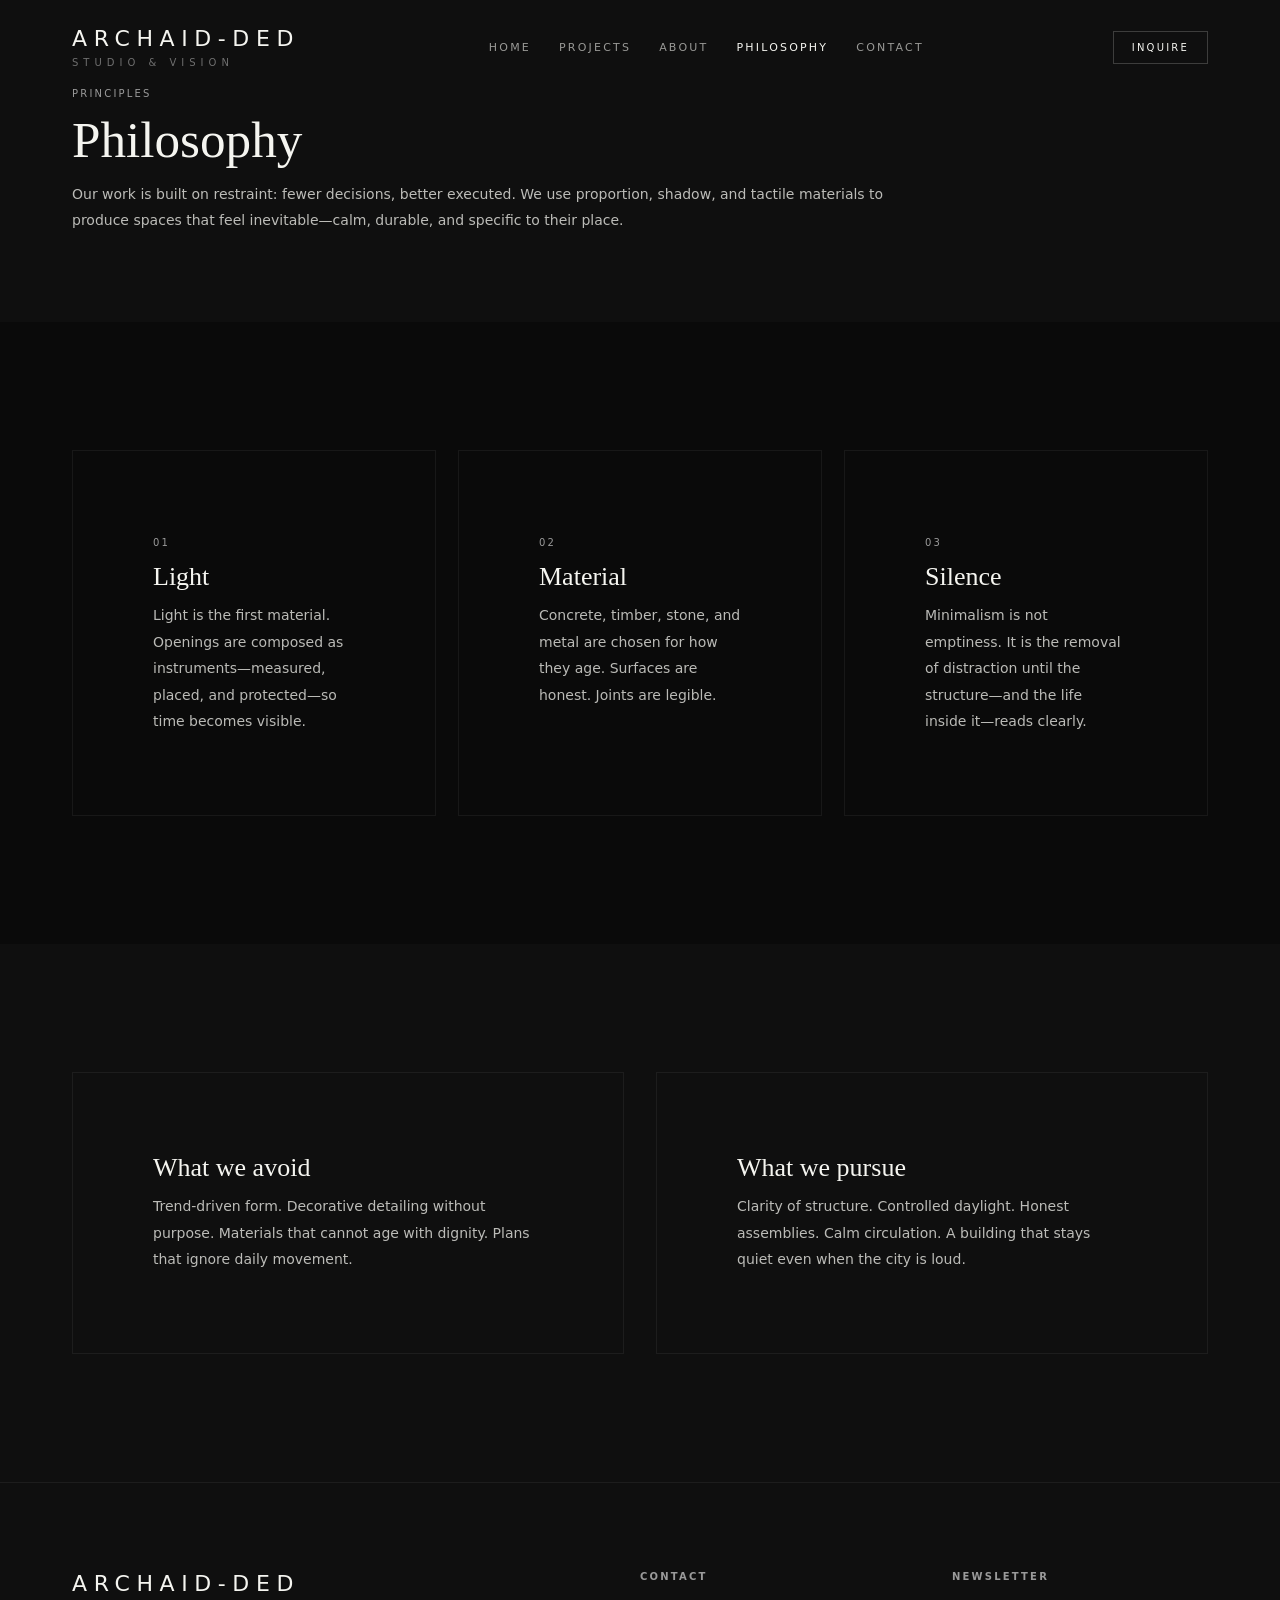
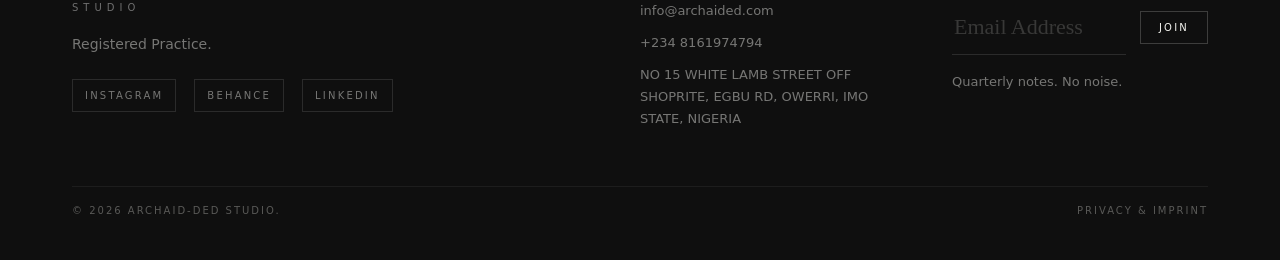
<file: philosophy.html>
<!DOCTYPE html>
<html lang="en">
<head>
  <meta charset="UTF-8" />
  <meta name="viewport" content="width=device-width, initial-scale=1.0" />

  <title>Design Philosophy | ARCHAID-DED Studio</title>
  <meta name="description" content="Discover ARCHAID-DED Studio’s design philosophy, where precision, atmosphere, and thoughtful construction shape meaningful architectural spaces." />

  <link rel="canonical" href="https://archaided.com/philosophy.html" />
 
  <link rel="icon" type="image/png" sizes="32x32" href="/assets/images/favicon.ico">
<link rel="apple-touch-icon" href="/assets/images/favicon.ico">

  <meta property="og:title" content="Design Philosophy | ARCHAID-DED Studio" />
  <meta property="og:description" content="Precision, atmosphere, and thoughtful construction define the architectural philosophy of ARCHAID-DED Studio." />
  <meta property="og:type" content="article" />
  <meta property="og:url" content="https://archaided.com/philosophy.html" />
  <meta property="og:image" content="https://archaided.com/assets/images/og-image.jpg" />

  <meta name="twitter:card" content="summary_large_image" />
  <meta name="twitter:image" content="https://archaided.com/assets/images/og-image.jpg" />

  <link rel="stylesheet" href="style.css" />
  <script src="script.js" defer></script>
</head>

<body>
<a class="skip" href="#main">Skip to content</a>

<header class="nav">
  <div class="container">
    <div class="nav__row">
      <a class="brand" href="index.html" aria-label="ARCHAID-DED Home">
        <span class="brand__name">ARCHAID-DED</span>
        <span class="brand__sub">Studio &amp; Vision</span>
      </a>

      <nav class="nav__links" aria-label="Primary">
        <a href="index.html">Home</a>
        <a href="projects.html">Projects</a>
        <a href="about.html">About</a>
        <a href="philosophy.html" aria-current="page">Philosophy</a>
        <a href="contact.html">Contact</a>
      </nav>

      <div class="nav__actions">
        <a class="btn" href="contact.html#inquire">Inquire</a>
        <button class="burger" type="button" data-nav-open aria-label="Open menu">
          <span></span>
        </button>
      </div>
    </div>
  </div>
</header>

<div class="mobile" aria-hidden="true">
  <button class="mobile__close" type="button" data-nav-close aria-label="Close menu"></button>
  <div class="mobile__inner" aria-label="Mobile navigation">
    <a href="index.html" data-nav-link>Home</a>
    <a href="projects.html" data-nav-link>Projects</a>
    <a href="about.html" data-nav-link>About</a>
    <a href="philosophy.html" data-nav-link>Philosophy</a>
    <a href="contact.html" data-nav-link>Contact</a>
    <a class="btn" href="contact.html#inquire" data-nav-link>Inquire Now</a>
  </div>
</div>

<main id="main">
  <section class="section section--tight">
    <div class="container">
      <span class="mono" style="display:block; margin-bottom:14px;">Principles</span>
      <h1 class="h2" style="margin:0 0 14px;">Philosophy</h1>
      <p class="lead" style="max-width:820px; margin:0;">
        Our work is built on restraint: fewer decisions, better executed. We use proportion, shadow, and tactile materials to
        produce spaces that feel inevitable—calm, durable, and specific to their place.
      </p>
    </div>
  </section>

  <section class="section section--dark">
    <div class="container">
      
<div class="cards">
  <div class="panel">
    <span class="mono">01</span>
    <h3 class="h3" style="margin-top:12px;">Light</h3>
    <p class="lead" style="margin:0;">
      Light is the first material. Openings are composed as instruments—measured, placed, and protected—so time becomes visible.
    </p>
  </div>

  <div class="panel">
    <span class="mono">02</span>
    <h3 class="h3" style="margin-top:12px;">Material</h3>
    <p class="lead" style="margin:0;">
      Concrete, timber, stone, and metal are chosen for how they age. Surfaces are honest. Joints are legible.
    </p>
  </div>

  <div class="panel">
    <span class="mono">03</span>
    <h3 class="h3" style="margin-top:12px;">Silence</h3>
    <p class="lead" style="margin:0;">
      Minimalism is not emptiness. It is the removal of distraction until the structure—and the life inside it—reads clearly.
    </p>
  </div>
</div>

    </div>
  </section>

  <section class="section">
    <div class="container">
      <div class="grid grid-2" style="align-items:start;">
        <div class="panel">
          <h3 class="h3">What we avoid</h3>
          <p class="lead" style="margin:0;">
            Trend-driven form. Decorative detailing without purpose. Materials that cannot age with dignity. Plans that
            ignore daily movement.
          </p>
        </div>
        <div class="panel">
          <h3 class="h3">What we pursue</h3>
          <p class="lead" style="margin:0;">
            Clarity of structure. Controlled daylight. Honest assemblies. Calm circulation. A building that stays quiet even
            when the city is loud.
          </p>
        </div>
      </div>
    </div>
  </section>
</main>

<footer class="footer">
  <div class="container">
    <div class="footer__grid">
      <div>
        <div class="brand" style="margin-bottom:18px;">
          <span class="brand__name" style="text-transform:uppercase;">ARCHAID-DED</span>
          <span class="brand__sub">Studio</span>
        </div>
        <p class="lead" style="max-width:420px;">
          Registered Practice.<br />
          
        </p>

        <div style="display:flex; gap:18px; margin-top:22px; flex-wrap:wrap;">
          <a class="badge" href="#" aria-label="Instagram">Instagram</a>
          <a class="badge" href="#">Behance</a>
          <a class="badge" href="#">LinkedIn</a>
        </div>
      </div>

      <div>
        <h4 class="mono" style="margin:0 0 18px;">Contact</h4>
        <p class="small" style="margin:0 0 10px;">info@archaided.com</p>
        <p class="small" style="margin:0 0 10px;">+234 8161974794</p>
        <p class="small" style="margin:0;">
          NO 15 WHITE LAMB STREET OFF SHOPRITE, EGBU RD, OWERRI, IMO STATE, NIGERIA
        </p>
      </div>

      <div>
        <h4 class="mono" style="margin:0 0 18px;">Newsletter</h4>
              <form 
  class="formrow"
  action="https://formspree.io/f/xbdoblwp" 
  method="POST"
  aria-label="Newsletter signup"
>
  <input 
    class="input" 
    type="email" 
    name="email"
    placeholder="Email Address" 
    aria-label="Email address"
    required
  >

  
  <input type="text" name="_gotcha" style="display:none">

  <button class="btn" type="submit">Join</button>
</form>
<p id="newsletterMsg" class="form-message" style="margin-top:10px;"></p>
        <p class="small" style="margin-top:12px;">Quarterly notes. No noise.</p>
      </div>
    </div>

    <div class="footer__bottom">
      <span>© 2026 ARCHAID-DED STUDIO.</span>
      <span>Privacy &amp; Imprint</span>
    </div>
  </div>
</footer>

</body>
</html>
</file>
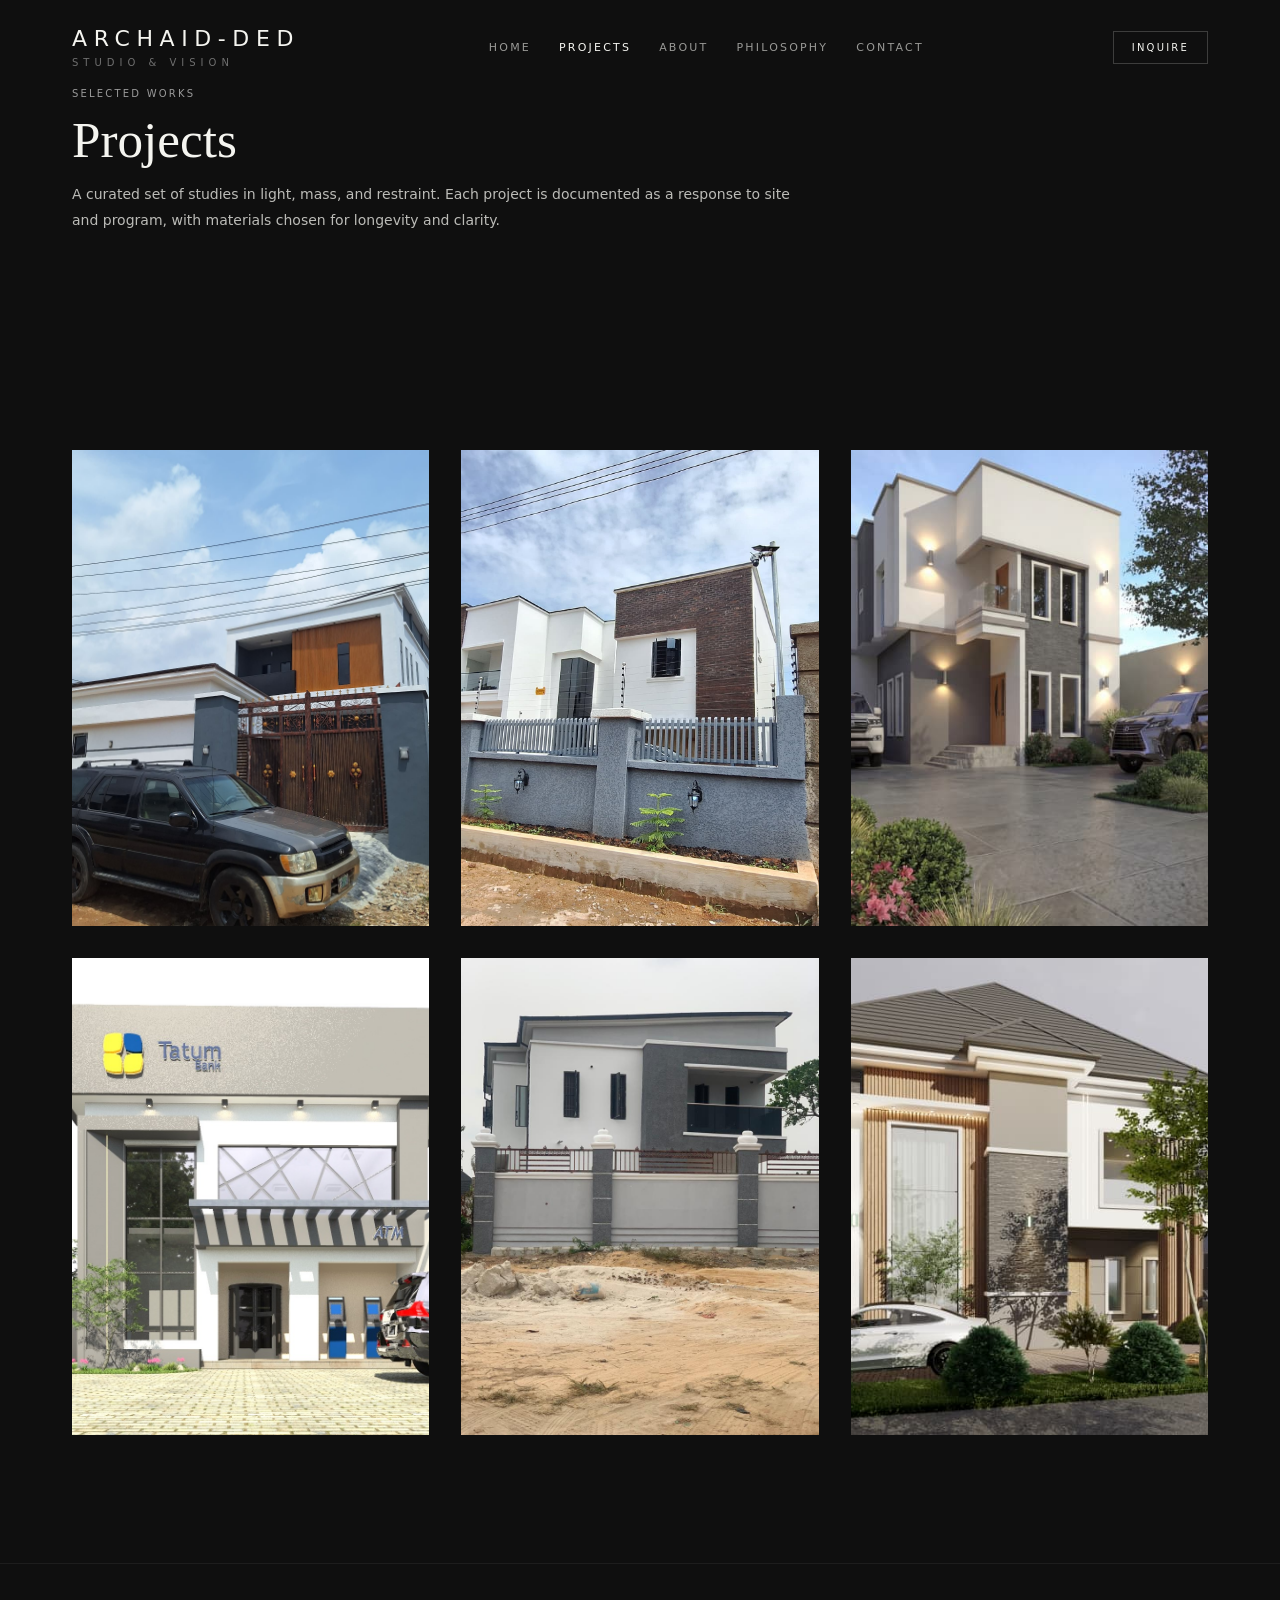
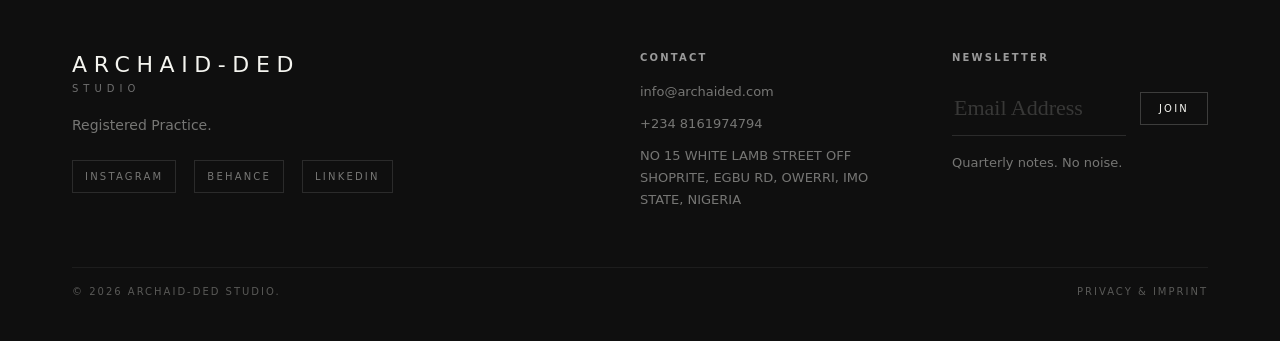
<file: projects.html>
<!DOCTYPE html>
<html lang="en">
<head>
  <meta charset="UTF-8" />
  <meta name="viewport" content="width=device-width, initial-scale=1.0" />

  <title>Architecture Projects | ARCHAID-DED Studio Portfolio</title>
  <meta name="description" content="Explore architecture and construction projects by ARCHAID-DED Studio, combining technical precision, creative vision, and durable design solutions." />

  <link rel="canonical" href="https://archaided.com/projects.html" />
 
  <link rel="icon" type="image/png" sizes="32x32" href="/assets/images/favicon.ico">
<link rel="apple-touch-icon" href="/assets/images/favicon.ico">

  <meta property="og:title" content="Architecture Projects | ARCHAID-DED Studio" />
  <meta property="og:description" content="A portfolio of distinctive architecture and construction projects by ARCHAID-DED Studio." />
  <meta property="og:type" content="website" />
  <meta property="og:url" content="https://archaided.com/projects.html" />
  <meta property="og:image" content="https://archaided.com/assets/images/og-image.jpg" />

  <meta name="twitter:card" content="summary_large_image" />
  <meta name="twitter:image" content="https://archaided.com/assets/images/og-image.jpg" />

  <link rel="stylesheet" href="style.css" />
  <script src="script.js" defer></script>
</head>

<body>
<a class="skip" href="#main">Skip to content</a>

<header class="nav">
  <div class="container">
    <div class="nav__row">
      <a class="brand" href="index.html" aria-label="ARCHAID-DED Home">
        <span class="brand__name">ARCHAID-DED</span>
        <span class="brand__sub">Studio &amp; Vision</span>
      </a>

      <nav class="nav__links" aria-label="Primary">
        <a href="index.html">Home</a>
        <a href="projects.html" aria-current="page">Projects</a>
        <a href="about.html">About</a>
        <a href="philosophy.html">Philosophy</a>
        <a href="contact.html">Contact</a>
      </nav>

      <div class="nav__actions">
        <a class="btn" href="contact.html#inquire">Inquire</a>
        <button class="burger" type="button" data-nav-open aria-label="Open menu">
          <span></span>
        </button>
      </div>
    </div>
  </div>
</header>

<div class="mobile" aria-hidden="true">
  <button class="mobile__close" type="button" data-nav-close aria-label="Close menu"></button>
  <div class="mobile__inner" aria-label="Mobile navigation">
    <a href="index.html" data-nav-link>Home</a>
    <a href="projects.html" data-nav-link>Projects</a>
    <a href="about.html" data-nav-link>About</a>
    <a href="philosophy.html" data-nav-link>Philosophy</a>
    <a href="contact.html" data-nav-link>Contact</a>
    <a class="btn" href="contact.html#inquire" data-nav-link>Inquire Now</a>
  </div>
</div>

<main id="main">
  <section class="section section--tight">
    <div class="container">
      <span class="mono" style="display:block; margin-bottom:14px;">Selected Works</span>
      <h1 class="h2" style="margin:0 0 14px;">Projects</h1>
      <p class="lead" style="max-width:720px; margin:0;">
        A curated set of studies in light, mass, and restraint. Each project is documented as a response to site and program,
        with materials chosen for longevity and clarity.
      </p>
    </div>
  </section>

  <section class="section">
    <div class="container">
      <div class="grid grid-3">

<article id="house-i" class="project">
  <img src="assets/images/Built as designed.jpeg" alt="Project 1"> loading="lazy">
  <div class="project__overlay">
    <div class="project__cat">Residential / Aba</div>
    <h3 class="project__title">House I</h3>
  </div>
</article>


<article id="shortlet-apartment" class="project">
  <img src="assets/images/finished shortlet apartment.jpeg" alt="Project 1"> loading="lazy">
  <div class="project__overlay">
    <div class="project__cat">shortlet / Enugu</div>
    <h3 class="project__title">shortlet apartment</h3>
  </div>
</article>


<article id="silent-library" class="project">
  <img src="assets/images/proposed 3d.jpeg" alt="Project 1"> loading="lazy">
  <div class="project__overlay">
    <div class="project__cat">Project / Public</div>
    <h3 class="project__title">Proposed 3D project</h3>
  </div>
</article>


<article id="tatum-bank-3d-design" class="project">
  <img src="assets/images/TATUM BANK (3D design) ARCHAID.jpeg" alt="Project 1"> loading="lazy">
  <div class="project__overlay">
    <div class="project__cat">Tatum bank / Public</div>
    <h3 class="project__title">Tatum Bank 3D design</h3>
  </div>
</article>


<article id="house-ii" class="project">
  <img src="assets/images/building.jpeg" alt="Project 1"> loading="lazy">
  <div class="project__overlay">
    <div class="project__cat">Residential / Public</div>
    <h3 class="project__title">House II</h3>
  </div>
</article>


<article id="floating-atrium" class="project">
  <img src="assets/images/proposed 3d (5).jpeg" alt="Project 1"> loading="lazy">
  <div class="project__overlay">
    <div class="project__cat">Project / Public</div>
    <h3 class="project__title">Project 3D Project</h3>
  </div>
</article>

      </div>
    </div>
  </section>
</main>

<footer class="footer">
  <div class="container">
    <div class="footer__grid">
      <div>
        <div class="brand" style="margin-bottom:18px;">
          <span class="brand__name" style="text-transform:uppercase;">ARCHAID-DED</span>
          <span class="brand__sub">Studio</span>
        </div>
        <p class="lead" style="max-width:420px;">
          Registered Practice.<br />
        </p>

        <div style="display:flex; gap:18px; margin-top:22px; flex-wrap:wrap;">
          <a class="badge" href="#" aria-label="Instagram">Instagram</a>
          <a class="badge" href="#">Behance</a>
          <a class="badge" href="#">LinkedIn</a>
        </div>
      </div>

      <div>
        <h4 class="mono" style="margin:0 0 18px;">Contact</h4>
        <p class="small" style="margin:0 0 10px;">info@archaided.com</p>
        <p class="small" style="margin:0 0 10px;">+234 8161974794</p>
        <p class="small" style="margin:0;">
          NO 15 WHITE LAMB STREET OFF SHOPRITE, EGBU RD, OWERRI, IMO STATE, NIGERIA
        </p>
      </div>

      <div>
        <h4 class="mono" style="margin:0 0 18px;">Newsletter</h4>
        <form 
  class="formrow"
  action="https://formspree.io/f/xbdoblwp" 
  method="POST"
  aria-label="Newsletter signup"
>
  <input 
    class="input" 
    type="email" 
    name="email"
    placeholder="Email Address" 
    aria-label="Email address"
    required
  >

  
  <input type="text" name="_gotcha" style="display:none">

  <button class="btn" type="submit">Join</button>
</form>
<p id="newsletterMsg" class="form-message" style="margin-top:10px;"></p>
        <p class="small" style="margin-top:12px;">Quarterly notes. No noise.</p>
      </div>
    </div>

    <div class="footer__bottom">
      <span>© 2026 ARCHAID-DED STUDIO.</span>
      <span>Privacy &amp; Imprint</span>
    </div>
  </div>
</footer>

</body>
</html>
</file>
<file: style.css>
:root{
  --bg:#0F0F0F;
  --bg-2:#0a0a0a;
  --panel:#111111;
  --bone:#F5F5F0;
  --muted:#9a9a9a;
  --muted-2:#6f6f6f;
  --line:rgba(255,255,255,0.08);
  --line-2:rgba(255,255,255,0.12);
  --accent:#D4AF37;
  --max:1200px;
  --pad:32px;
  --serif:'Cormorant Garamond', serif;
  --sans:'Inter', system-ui, -apple-system, Segoe UI, Roboto, Arial, sans-serif;
}

*{box-sizing:border-box}
html,body{height:100%}
body{
  margin:0;
  font-family:var(--sans);
  background:var(--bg);
  color:var(--bone);
  -webkit-font-smoothing:antialiased;
  -moz-osx-font-smoothing:grayscale;
}
img{max-width:100%; display:block}
a{color:inherit; text-decoration:none}
button,input,textarea{font:inherit; color:inherit}
::selection{background:rgba(212,175,55,0.25); color:var(--bone);}

.container{max-width:var(--max); margin:0 auto; padding:0 var(--pad);}
.section{padding:128px 0;}
.section--tight{padding:88px 0;}
.section--panel{background:var(--panel);}
.section--dark{background:var(--bg-2);}
.hr{height:1px; background:var(--line); border:0; margin:0;}
.mono{letter-spacing:0.22em; text-transform:uppercase; font-size:10px; color:var(--muted);}
.serif{font-family:var(--serif);}
.small{font-size:13px; line-height:1.7; color:var(--muted);}
.lead{font-size:14px; line-height:1.9; color:rgba(245,245,240,0.75); font-weight:300;}
.h1{
  font-family:var(--serif);
  font-weight:300;
  line-height:0.9;
  margin:0 0 28px;
  font-size:clamp(44px, 7vw, 120px);
}
.h2{
  font-family:var(--serif);
  font-weight:400;
  line-height:1.05;
  margin:0 0 18px;
  font-size:clamp(34px, 4vw, 56px);
}
.h3{
  font-family:var(--serif);
  font-weight:400;
  margin:0 0 10px;
  font-size:26px;
}
.italic{font-style:italic;}
.grid{display:grid; gap:32px;}
.grid-2{grid-template-columns:1fr;}
.grid-3{grid-template-columns:1fr;}
@media (min-width: 900px){
  .grid-2{grid-template-columns:1fr 1fr;}
  .grid-3{grid-template-columns:repeat(3, 1fr);}
}

.btn{
  border:1px solid rgba(245,245,240,0.2);
  background:transparent;
  padding:10px 18px;
  font-size:10px;
  letter-spacing:0.22em;
  text-transform:uppercase;
  cursor:pointer;
  transition:background .2s ease,color .2s ease,border-color .2s ease;
}
.btn:hover{background:var(--bone); color:#000; border-color:var(--bone);}
.btn--link{
  border:0;
  padding:0;
  text-transform:uppercase;
  font-size:10px;
  letter-spacing:0.22em;
  border-bottom:1px solid rgba(245,245,240,0.2);
  padding-bottom:6px;
}
.btn--link:hover{border-bottom-color:rgba(245,245,240,0.6);}

.arch-glass{
  backdrop-filter:blur(10px);
  background:rgba(15,15,15,0.65);
  border-bottom:1px solid var(--line);
}
.nav{
  position:fixed; top:0; left:0; right:0;
  z-index:50;
  transition:padding .3s ease, background .3s ease, border-color .3s ease;
  padding:26px 0;
}
.nav--scrolled{padding:14px 0;}
.nav__row{display:flex; align-items:center; justify-content:space-between; gap:16px;}
.brand{display:flex; flex-direction:column; cursor:pointer;}
.brand__name{font-size:22px; letter-spacing:0.3em; font-weight:300;}
.brand__sub{font-size:10px; letter-spacing:0.5em; color:var(--muted-2); margin-top:6px; text-transform:uppercase;}
.nav__links{display:none; gap:28px; align-items:center;}
.nav__links a{
  font-size:11px; letter-spacing:0.2em; text-transform:uppercase;
  color:rgba(245,245,240,0.6);
  transition:color .2s ease;
}
.nav__links a:hover,.nav__links a[aria-current="page"]{color:var(--bone);}
.nav__actions{display:flex; align-items:center; gap:12px;}
.burger{
  width:44px; height:44px;
  border:1px solid rgba(245,245,240,0.12);
  background:transparent; cursor:pointer;
  display:flex; align-items:center; justify-content:center;
}
.burger span{width:18px; height:1px; background:var(--bone); position:relative; display:block;}
.burger span::before,.burger span::after{
  content:""; position:absolute; left:0; width:18px; height:1px; background:var(--bone);
}
.burger span::before{top:-6px;}
.burger span::after{top:6px;}

@media(min-width: 900px){
  .nav__links{display:flex;}
  .burger{display:none;}
}

.mobile{
  position:fixed; inset:0;
  background:var(--bg);
  z-index:60;
  display:none;
  padding:56px 32px;
}
.mobile[aria-hidden="false"]{display:flex;}
.mobile__inner{margin:auto; display:flex; flex-direction:column; align-items:center; gap:22px;}
.mobile__inner a{font-family:var(--serif); font-size:40px; font-weight:300;}
.mobile__close{
  position:absolute; top:18px; right:18px;
  width:52px; height:52px;
  border:1px solid rgba(245,245,240,0.12);
  background:transparent; cursor:pointer;
  display:flex; align-items:center; justify-content:center;
}
.mobile__close::before,.mobile__close::after{
  content:""; width:22px; height:1px; background:var(--bone); position:absolute;
}
.mobile__close::before{transform:rotate(45deg);}
.mobile__close::after{transform:rotate(-45deg);}

.hero{
  min-height:100vh;
  display:flex;
  align-items:center;
  position:relative;
  overflow:hidden;
  padding-top:88px; /* nav offset */
}
.hero__grid{
  position:absolute; top:0; right:0; width:50%; height:100%;
  opacity:0.2; pointer-events:none;
}
.hero__grid .vline{position:absolute; inset:0; border-left:1px solid rgba(245,245,240,0.06);}
.hero__grid .hline{position:absolute; left:0; width:100%; height:1px; background:rgba(245,245,240,0.06);}
.hero__grid .h1{top:25%;}
.hero__grid .h2{top:50%;}
.hero__grid .h3{top:75%;}
.hero__bottom{
  display:flex; flex-direction:column; gap:24px; align-items:flex-start; justify-content:space-between;
}
@media(min-width: 900px){
  .hero__bottom{flex-direction:row; align-items:flex-end;}
}
.scrollhint{display:flex; gap:14px; align-items:center;}
.scrollhint__line{width:48px; height:1px; background:rgba(245,245,240,0.22);}
.scrollhint__text{font-size:10px; letter-spacing:0.3em; text-transform:uppercase; color:var(--muted);}

.panel{
  border:1px solid rgba(245,245,240,0.06);
  padding:48px;
  position:relative;
  overflow:hidden;
}
@media(min-width: 900px){
  .panel{padding:80px;}
}
.panel__corner{
  position:absolute; top:0; right:0; padding:24px;
  opacity:0.08;
  font-family:var(--serif);
  font-size:72px;
  line-height:1;
}

.formrow{display:flex; gap:14px; align-items:center;}
.input{
  width:100%;
  background:transparent;
  border:0;
  border-bottom:1px solid rgba(245,245,240,0.12);
  padding:14px 2px;
  outline:none;
  font-family:var(--serif);
  font-size:22px;
  transition:border-color .2s ease;
}
.input:focus{border-bottom-color:rgba(245,245,240,0.4);}
.input::placeholder{color:rgba(245,245,240,0.18);}
.note{margin-top:18px; border-left:1px solid rgba(245,245,240,0.12); padding-left:18px; color:rgba(245,245,240,0.7); font-size:13px; line-height:2; font-weight:300; white-space:pre-wrap;}

.cards{display:grid; gap:22px;}
@media(min-width: 900px){ .cards{grid-template-columns:repeat(3, 1fr);} }

.project{
  position:relative;
  aspect-ratio:3/4;
  overflow:hidden;
  background:#1a1a1a;
  cursor:crosshair;
}
.project img{
  width:100%; height:100%;
  object-fit:cover;
  filter:none;          /* remove black & white */
  opacity:1;            /* full color visibility */
  transform:scale(1);
  transition:transform 1s ease;
}


.project:hover img{
  filter:grayscale(0);
  opacity:1;
  transform:scale(1.05);
}
.project__overlay{
  position:absolute; inset:0;
  background:linear-gradient(to top, rgba(0,0,0,0.8), transparent 55%);
  opacity:0;
  transition:opacity .35s ease;
  padding:28px;
  display:flex;
  flex-direction:column;
  justify-content:flex-end;
}
.project:hover .project__overlay{opacity:1;}
.project__cat{font-size:10px; letter-spacing:0.3em; text-transform:uppercase; color:rgba(245,245,240,0.55); margin-bottom:8px;}
.project__title{font-family:var(--serif); font-size:28px; margin:0;}

.split{
  display:grid;
  grid-template-columns:1fr;
  gap:56px;
  align-items:center;
}
@media(min-width: 900px){
  .split{grid-template-columns:1fr 1fr; gap:96px;}
}
.square{aspect-ratio:1/1; overflow:hidden; background:#141414; border:1px solid rgba(245,245,240,0.04);}
.square img{width:200%; height:75%; object-fit:cover; filter:none; opacity:1;}
.stats{display:grid; grid-template-columns:repeat(2, 1fr); gap:40px; margin-top:24px;}
.stat__num{font-weight:700; color:var(--bone); margin:0 0 6px;}
.stat__lbl{font-size:11px; letter-spacing:0.22em; text-transform:uppercase; color:rgba(245,245,240,0.45); margin:0;}

.footer{
  padding:88px 0 44px;
  border-top:1px solid rgba(245,245,240,0.06);
}
.footer__grid{display:grid; gap:44px;}
@media(min-width: 900px){ .footer__grid{grid-template-columns:2fr 1fr 1fr; gap:56px;} }
.footer p,.footer a,.footer input{color:rgba(245,245,240,0.45);}
.footer a:hover{color:var(--bone);}
.footer__bottom{margin-top:56px; padding-top:18px; border-top:1px solid rgba(245,245,240,0.06); display:flex; justify-content:space-between; gap:16px; flex-wrap:wrap;}
.footer__bottom span{font-size:10px; letter-spacing:0.2em; text-transform:uppercase; color:rgba(245,245,240,0.32);}

.field{display:flex; flex-direction:column; gap:8px;}
.label{font-size:10px; letter-spacing:0.22em; text-transform:uppercase; color:rgba(245,245,240,0.55);}
.textarea{
  width:100%;
  background:transparent;
  border:1px solid rgba(245,245,240,0.12);
  padding:14px;
  min-height:140px;
  outline:none;
  font-size:14px;
  line-height:1.7;
  color:rgba(245,245,240,0.82);
}
.textarea:focus{border-color:rgba(245,245,240,0.35);}

.badge{
  display:inline-flex;
  align-items:center;
  gap:10px;
  border:1px solid rgba(245,245,240,0.12);
  padding:10px 12px;
  font-size:10px;
  letter-spacing:0.22em;
  text-transform:uppercase;
  color:rgba(245,245,240,0.65);
}

a.skip{
  position:absolute; left:-999px; top:auto; width:1px; height:1px; overflow:hidden;
}
a.skip:focus{
  left:18px; top:18px; width:auto; height:auto; padding:10px 12px;
  background:rgba(0,0,0,0.8); border:1px solid rgba(245,245,240,0.18);
  z-index:100;
}
</file>
